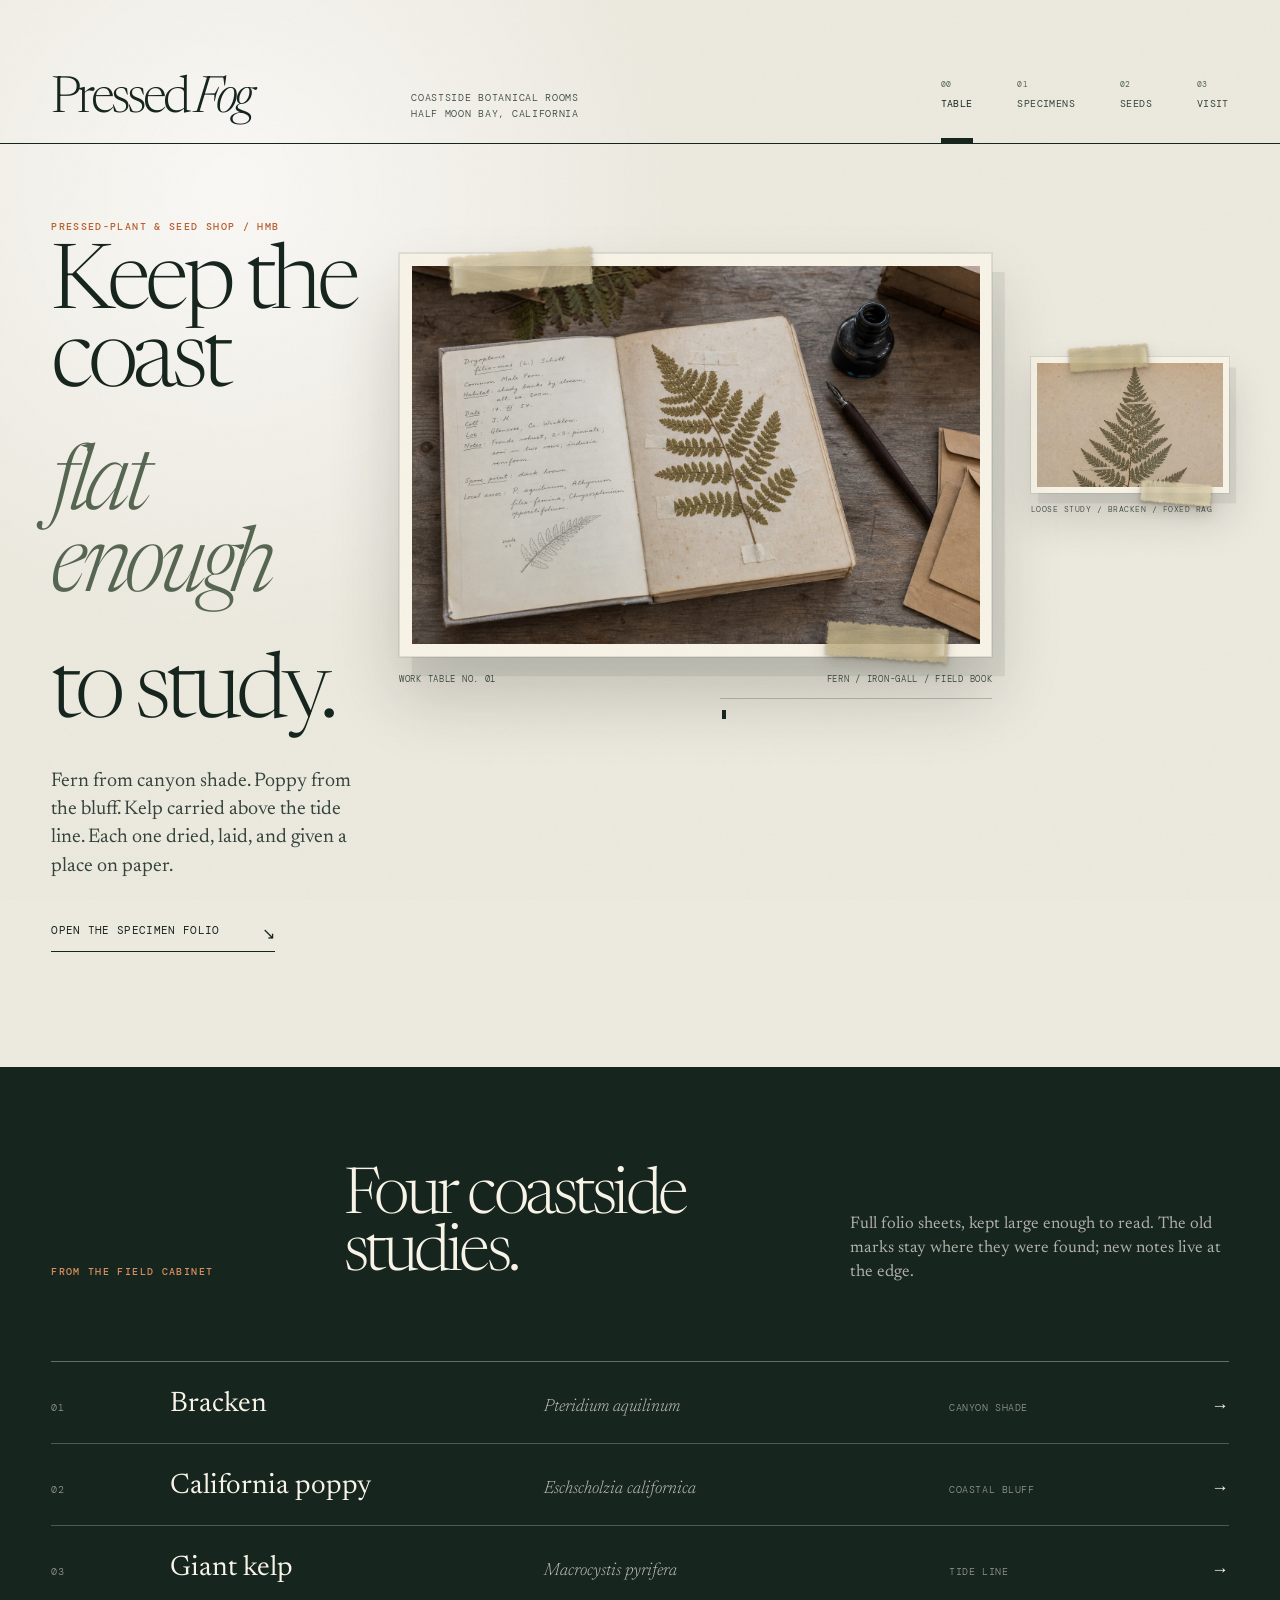
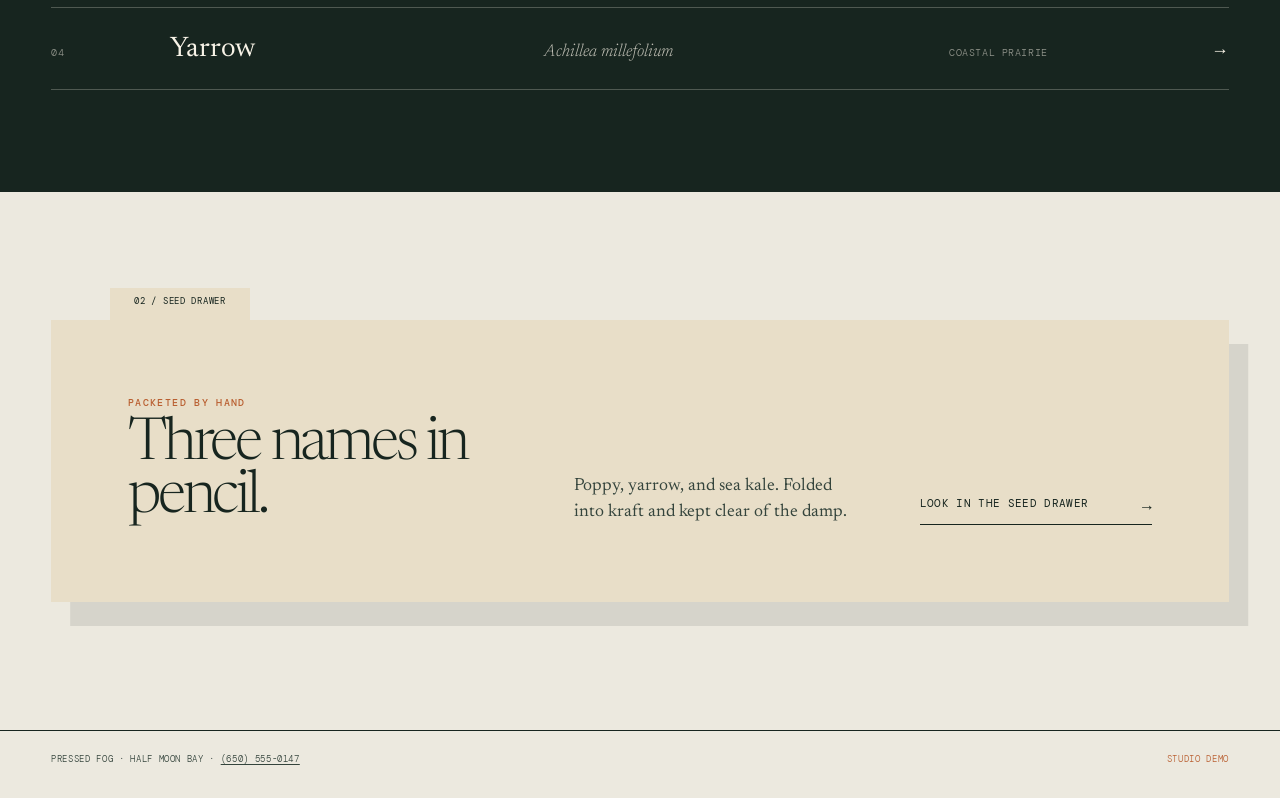
<file: index.html>
<!doctype html>
<html lang="en">
<head>
  <meta charset="utf-8">
  <meta name="viewport" content="width=device-width, initial-scale=1">
  <title>Pressed Fog — coastside specimens &amp; seed</title>
  <meta name="description" content="A fictional Half Moon Bay pressed-plant and seed shop. Coastside specimens, seed packets, rag paper, and slow ink.">
  <link rel="canonical" href="https://pressed.sidequestoperations.com/">
  <meta property="og:title" content="Pressed Fog — coastside specimens &amp; seed">
  <meta property="og:description" content="A botanist’s worktable in Half Moon Bay: pressed plants, coastside seed, rag paper, and slow ink.">
  <meta property="og:url" content="https://pressed.sidequestoperations.com/">
  <meta property="og:image" content="https://pressed.sidequestoperations.com/images/desk-notebook.jpg">
  <meta property="og:type" content="website">
  <meta property="og:locale" content="en_US">
  <meta name="twitter:card" content="summary_large_image">
  <link rel="icon" href="favicon.svg" type="image/svg+xml">
  <meta name="theme-color" content="#ece9df">
  <link rel="preconnect" href="https://fonts.googleapis.com">
  <link rel="preconnect" href="https://fonts.gstatic.com" crossorigin>
  <link href="https://fonts.googleapis.com/css2?family=DM+Mono:ital,wght@0,300;0,400;0,500;1,300&amp;family=Newsreader:ital,opsz,wght@0,6..72,300;0,6..72,400;0,6..72,500;1,6..72,300;1,6..72,400&amp;display=swap" rel="stylesheet">
  <link rel="stylesheet" href="styles.css">
</head>
<body class="home">
  <a class="skip-link" href="#main">Skip to the worktable</a>
  <header class="site-header">
    <a class="wordmark" href="index.html">
      <span>Pressed</span><span>Fog</span>
    </a>
    <p class="header-note">Coastside botanical rooms<br>Half Moon Bay, California</p>
    <nav class="site-nav" aria-label="Primary navigation">
      <a href="index.html" aria-current="page"><span>00</span>Table</a>
      <a href="specimens.html"><span>01</span>Specimens</a>
      <a href="seeds.html"><span>02</span>Seeds</a>
      <a href="visit.html"><span>03</span>Visit</a>
    </nav>
  </header>

  <main id="main">
    <section class="hero">
      <div class="hero-copy" data-reveal>
        <p class="eyebrow">Pressed-plant &amp; seed shop / HMB</p>
        <h1><span>Keep the coast</span><em>flat enough</em><span>to study.</span></h1>
        <p class="hero-deck">Fern from canyon shade. Poppy from the bluff. Kelp carried above the tide line. Each one dried, laid, and given a place on paper.</p>
        <a class="arrow-link" href="specimens.html">Open the specimen folio <span aria-hidden="true">↘</span></a>
      </div>

      <figure class="hero-table press-object" data-press>
        <div class="photo-mat">
          <img src="images/desk-notebook.jpg" width="1536" height="1024" alt="An open field notebook holding a pressed fern, with handwritten botanical notes, a dip pen, inkwell, and kraft envelopes on a worn worktable">
          <span class="tape-piece tape-01 tape-home-a" aria-hidden="true"></span>
          <span class="tape-piece tape-02 tape-home-b" aria-hidden="true"></span>
        </div>
        <figcaption><span>Work table no. 01</span><span>Fern / iron-gall / field book</span></figcaption>
        <p class="margin-note type-note">
          <span class="sr-only">The sheet is the work. Look before you lift it.</span>
          <span aria-hidden="true" data-type="The sheet is the work. Look before you lift it."></span>
        </p>
      </figure>

      <aside class="hero-specimen" aria-label="Loose fern study" data-reveal>
        <figure class="mini-folio press-object" data-press>
          <div class="mini-folio-paper">
            <img src="images/home-specimen.jpg" width="1404" height="936" alt="Close photograph of a real pressed bracken frond on foxed herbarium paper">
            <span class="tape-piece tape-02 tape-mini" aria-hidden="true"></span>
            <span class="tape-piece tape-03 tape-mini-second" aria-hidden="true"></span>
          </div>
          <figcaption>Loose study / bracken / foxed rag</figcaption>
        </figure>
      </aside>
    </section>

    <section class="cabinet" aria-labelledby="cabinet-title">
      <div class="section-heading" data-reveal>
        <p class="eyebrow">From the field cabinet</p>
        <h2 id="cabinet-title">Four coastside studies.</h2>
        <p>Full folio sheets, kept large enough to read. The old marks stay where they were found; new notes live at the edge.</p>
      </div>
      <ol class="cabinet-list">
        <li data-reveal>
          <a href="specimens.html#fern">
            <span class="cabinet-no">01</span>
            <span class="cabinet-name">Bracken</span>
            <i>Pteridium aquilinum</i>
            <span class="cabinet-place">Canyon shade</span>
            <span aria-hidden="true">→</span>
          </a>
        </li>
        <li data-reveal>
          <a href="specimens.html#poppy">
            <span class="cabinet-no">02</span>
            <span class="cabinet-name">California poppy</span>
            <i>Eschscholzia californica</i>
            <span class="cabinet-place">Coastal bluff</span>
            <span aria-hidden="true">→</span>
          </a>
        </li>
        <li data-reveal>
          <a href="specimens.html#kelp">
            <span class="cabinet-no">03</span>
            <span class="cabinet-name">Giant kelp</span>
            <i>Macrocystis pyrifera</i>
            <span class="cabinet-place">Tide line</span>
            <span aria-hidden="true">→</span>
          </a>
        </li>
        <li data-reveal>
          <a href="specimens.html#yarrow">
            <span class="cabinet-no">04</span>
            <span class="cabinet-name">Yarrow</span>
            <i>Achillea millefolium</i>
            <span class="cabinet-place">Coastal prairie</span>
            <span aria-hidden="true">→</span>
          </a>
        </li>
      </ol>
    </section>

    <section class="shop-drawer" data-reveal>
      <p class="drawer-tab">02 / seed drawer</p>
      <div>
        <p class="eyebrow">Packeted by hand</p>
        <h2>Three names in pencil.</h2>
      </div>
      <p>Poppy, yarrow, and sea kale. Folded into kraft and kept clear of the damp.</p>
      <a class="arrow-link" href="seeds.html">Look in the seed drawer <span aria-hidden="true">→</span></a>
    </section>
  </main>

  <footer class="site-footer">
    <p>Pressed Fog · Half Moon Bay · <a href="tel:+16505550147">(650) 555-0147</a></p>
    <p>Studio demo</p>
  </footer>
  <script src="site.js"></script>
</body>
</html>
</file>
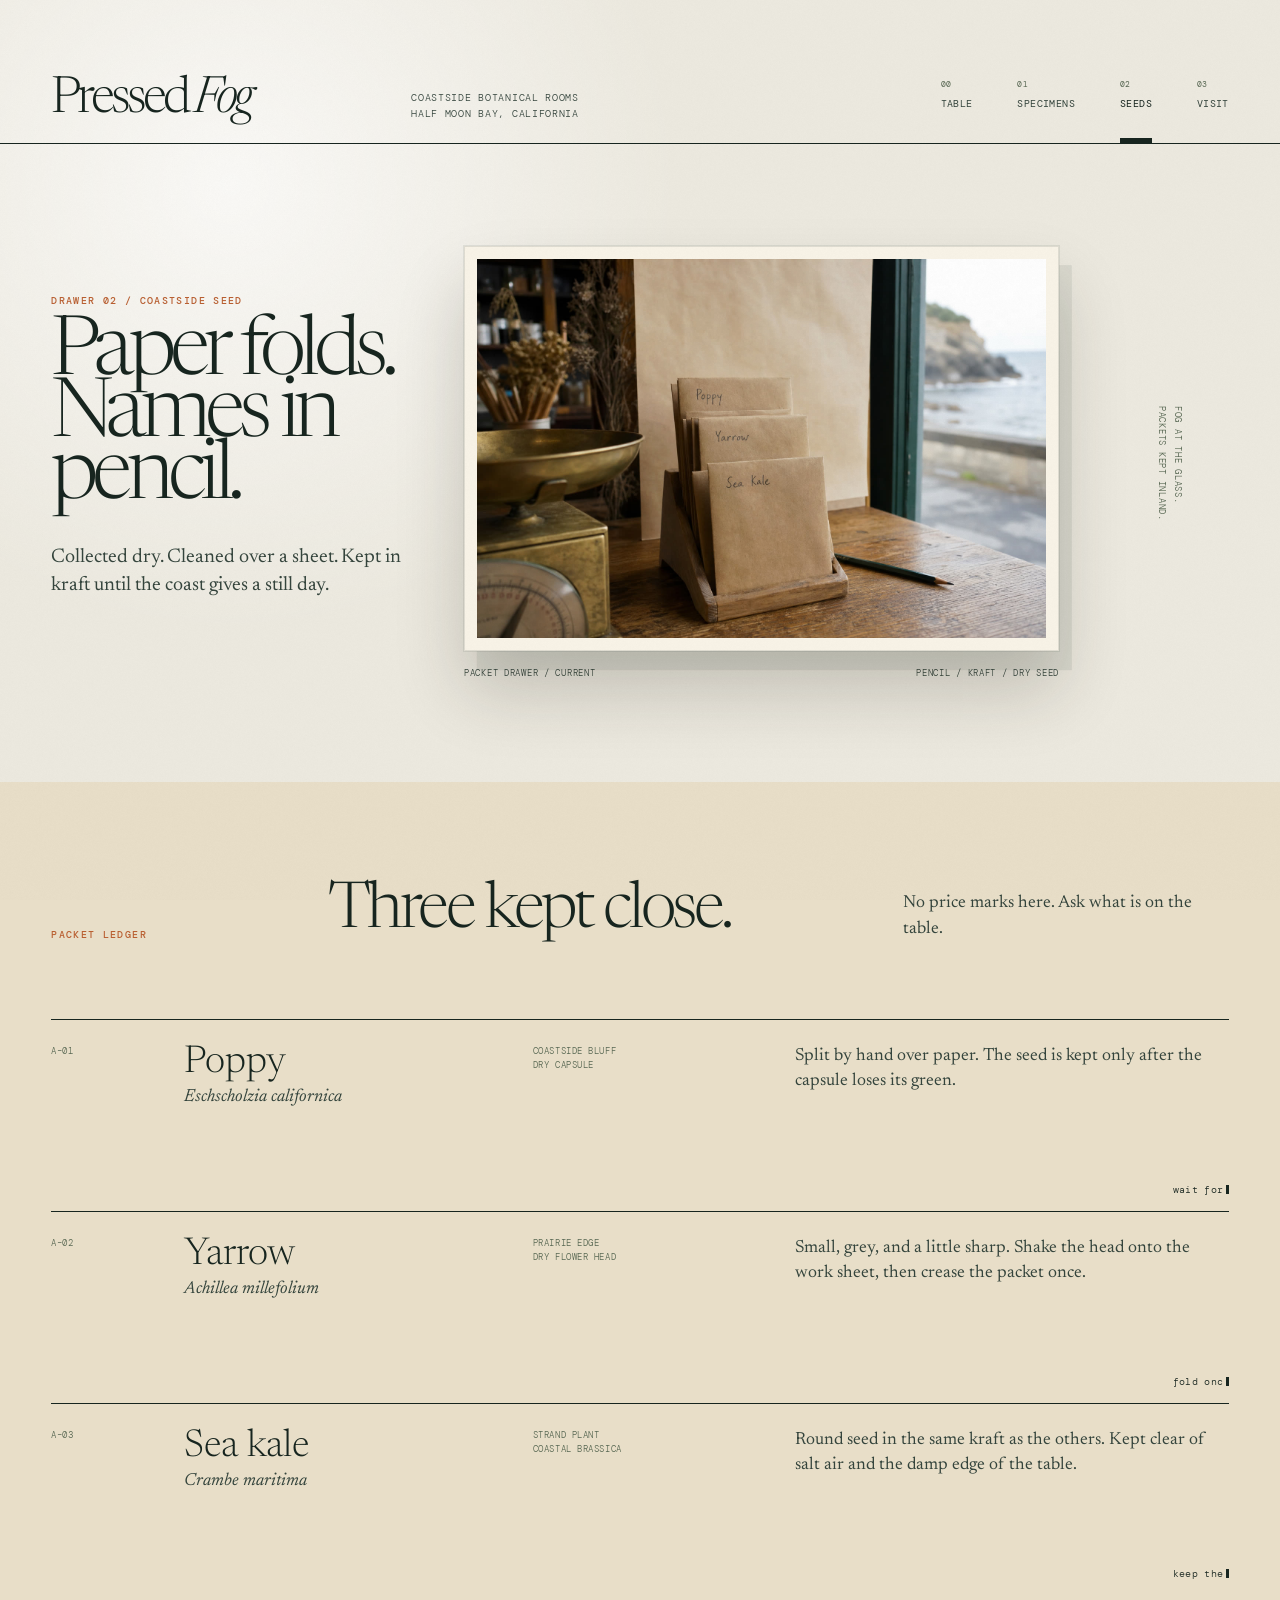
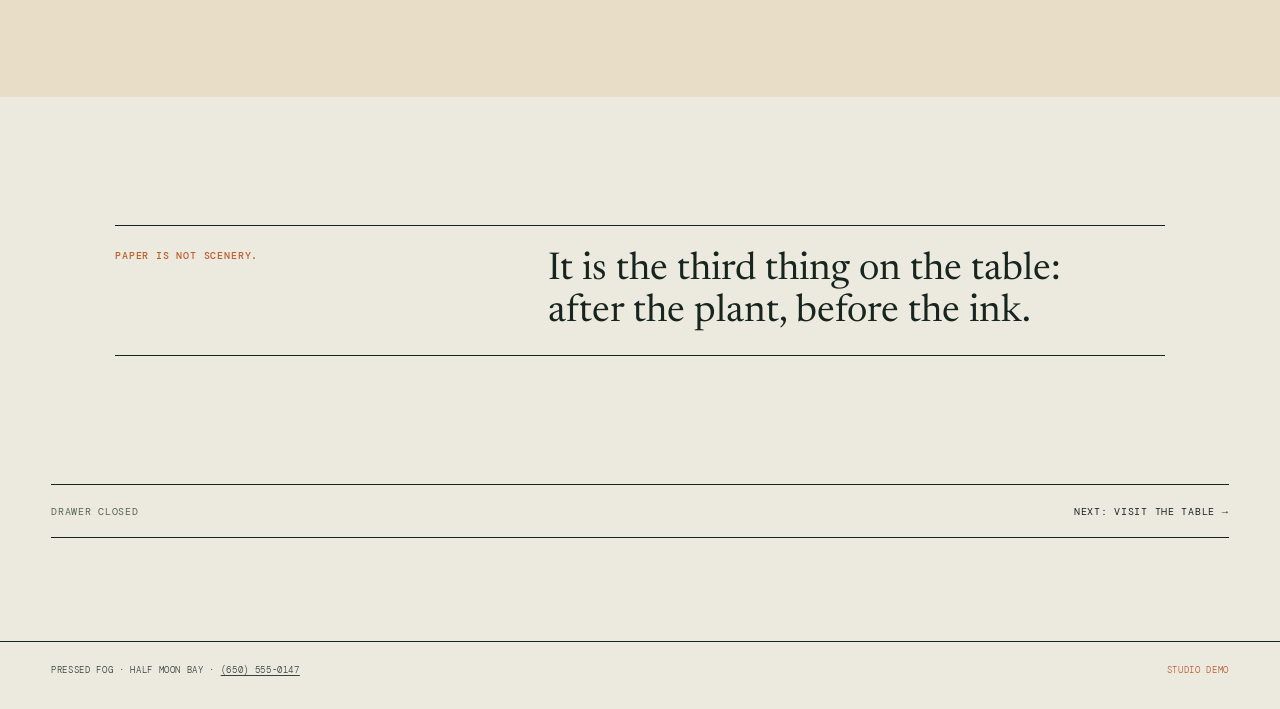
<file: seeds.html>
<!doctype html>
<html lang="en">
<head>
  <meta charset="utf-8">
  <meta name="viewport" content="width=device-width, initial-scale=1">
  <title>Seed drawer — Pressed Fog</title>
  <meta name="description" content="A coastside seed drawer: California poppy, yarrow, and sea kale folded into hand-labeled kraft packets.">
  <link rel="canonical" href="https://pressed.sidequestoperations.com/seeds.html">
  <meta property="og:title" content="Seed drawer — Pressed Fog">
  <meta property="og:description" content="Poppy, yarrow, and sea kale. Three names in pencil, folded into kraft.">
  <meta property="og:url" content="https://pressed.sidequestoperations.com/seeds.html">
  <meta property="og:image" content="https://pressed.sidequestoperations.com/images/seed-packets.jpg">
  <meta property="og:type" content="website">
  <meta property="og:locale" content="en_US">
  <meta name="twitter:card" content="summary_large_image">
  <link rel="icon" href="favicon.svg" type="image/svg+xml">
  <meta name="theme-color" content="#ece9df">
  <link rel="preconnect" href="https://fonts.googleapis.com">
  <link rel="preconnect" href="https://fonts.gstatic.com" crossorigin>
  <link href="https://fonts.googleapis.com/css2?family=DM+Mono:ital,wght@0,300;0,400;0,500;1,300&amp;family=Newsreader:ital,opsz,wght@0,6..72,300;0,6..72,400;0,6..72,500;1,6..72,300;1,6..72,400&amp;display=swap" rel="stylesheet">
  <link rel="stylesheet" href="styles.css">
</head>
<body class="seeds">
  <a class="skip-link" href="#main">Skip to the seed drawer</a>
  <header class="site-header">
    <a class="wordmark" href="index.html">
      <span>Pressed</span><span>Fog</span>
    </a>
    <p class="header-note">Coastside botanical rooms<br>Half Moon Bay, California</p>
    <nav class="site-nav" aria-label="Primary navigation">
      <a href="index.html"><span>00</span>Table</a>
      <a href="specimens.html"><span>01</span>Specimens</a>
      <a href="seeds.html" aria-current="page"><span>02</span>Seeds</a>
      <a href="visit.html"><span>03</span>Visit</a>
    </nav>
  </header>

  <main id="main">
    <section class="seed-hero">
      <header class="seed-title" data-reveal>
        <p class="eyebrow">Drawer 02 / coastside seed</p>
        <h1>Paper folds.<br>Names in pencil.</h1>
        <p>Collected dry. Cleaned over a sheet. Kept in kraft until the coast gives a still day.</p>
      </header>
      <figure class="seed-photo press-object" data-press>
        <div class="photo-mat">
          <img src="images/seed-packets.jpg" width="1536" height="1024" alt="Three brown seed packets labeled Poppy, Yarrow, and Sea Kale in a wooden rack beside a brass scale and a coast-facing window">
        </div>
        <figcaption><span>Packet drawer / current</span><span>Pencil / kraft / dry seed</span></figcaption>
      </figure>
      <p class="seed-side-note" data-reveal>Fog at the glass.<br>Packets kept inland.</p>
    </section>

    <section class="packet-ledger" aria-labelledby="packet-title">
      <header class="ledger-heading" data-reveal>
        <p class="eyebrow">Packet ledger</p>
        <h2 id="packet-title">Three kept close.</h2>
        <p>No price marks here. Ask what is on the table.</p>
      </header>

      <div class="packet-row" data-reveal>
        <p class="packet-number">A–01</p>
        <div class="packet-name">
          <h3>Poppy</h3>
          <i>Eschscholzia californica</i>
        </div>
        <p class="packet-origin">Coastside bluff<br>Dry capsule</p>
        <p class="packet-copy">Split by hand over paper. The seed is kept only after the capsule loses its green.</p>
        <p class="packet-type">
          <span class="sr-only">Wait for a still day.</span>
          <span aria-hidden="true" data-type="wait for a still day"></span>
        </p>
      </div>

      <div class="packet-row" data-reveal>
        <p class="packet-number">A–02</p>
        <div class="packet-name">
          <h3>Yarrow</h3>
          <i>Achillea millefolium</i>
        </div>
        <p class="packet-origin">Prairie edge<br>Dry flower head</p>
        <p class="packet-copy">Small, grey, and a little sharp. Shake the head onto the work sheet, then crease the packet once.</p>
        <p class="packet-type">
          <span class="sr-only">Fold once, label twice.</span>
          <span aria-hidden="true" data-type="fold once, label twice"></span>
        </p>
      </div>

      <div class="packet-row" data-reveal>
        <p class="packet-number">A–03</p>
        <div class="packet-name">
          <h3>Sea kale</h3>
          <i>Crambe maritima</i>
        </div>
        <p class="packet-origin">Strand plant<br>Coastal brassica</p>
        <p class="packet-copy">Round seed in the same kraft as the others. Kept clear of salt air and the damp edge of the table.</p>
        <p class="packet-type">
          <span class="sr-only">Keep the packet dry.</span>
          <span aria-hidden="true" data-type="keep the packet dry"></span>
        </p>
      </div>
    </section>

    <aside class="paper-rule" data-reveal>
      <p>Paper is not scenery.</p>
      <p>It is the third thing on the table: after the plant, before the ink.</p>
    </aside>

    <nav class="next-drawer" aria-label="Continue through the shop" data-reveal>
      <span>Drawer closed</span>
      <a href="visit.html">Next: visit the table <span aria-hidden="true">→</span></a>
    </nav>
  </main>

  <footer class="site-footer">
    <p>Pressed Fog · Half Moon Bay · <a href="tel:+16505550147">(650) 555-0147</a></p>
    <p>Studio demo</p>
  </footer>
  <script src="site.js"></script>
</body>
</html>
</file>
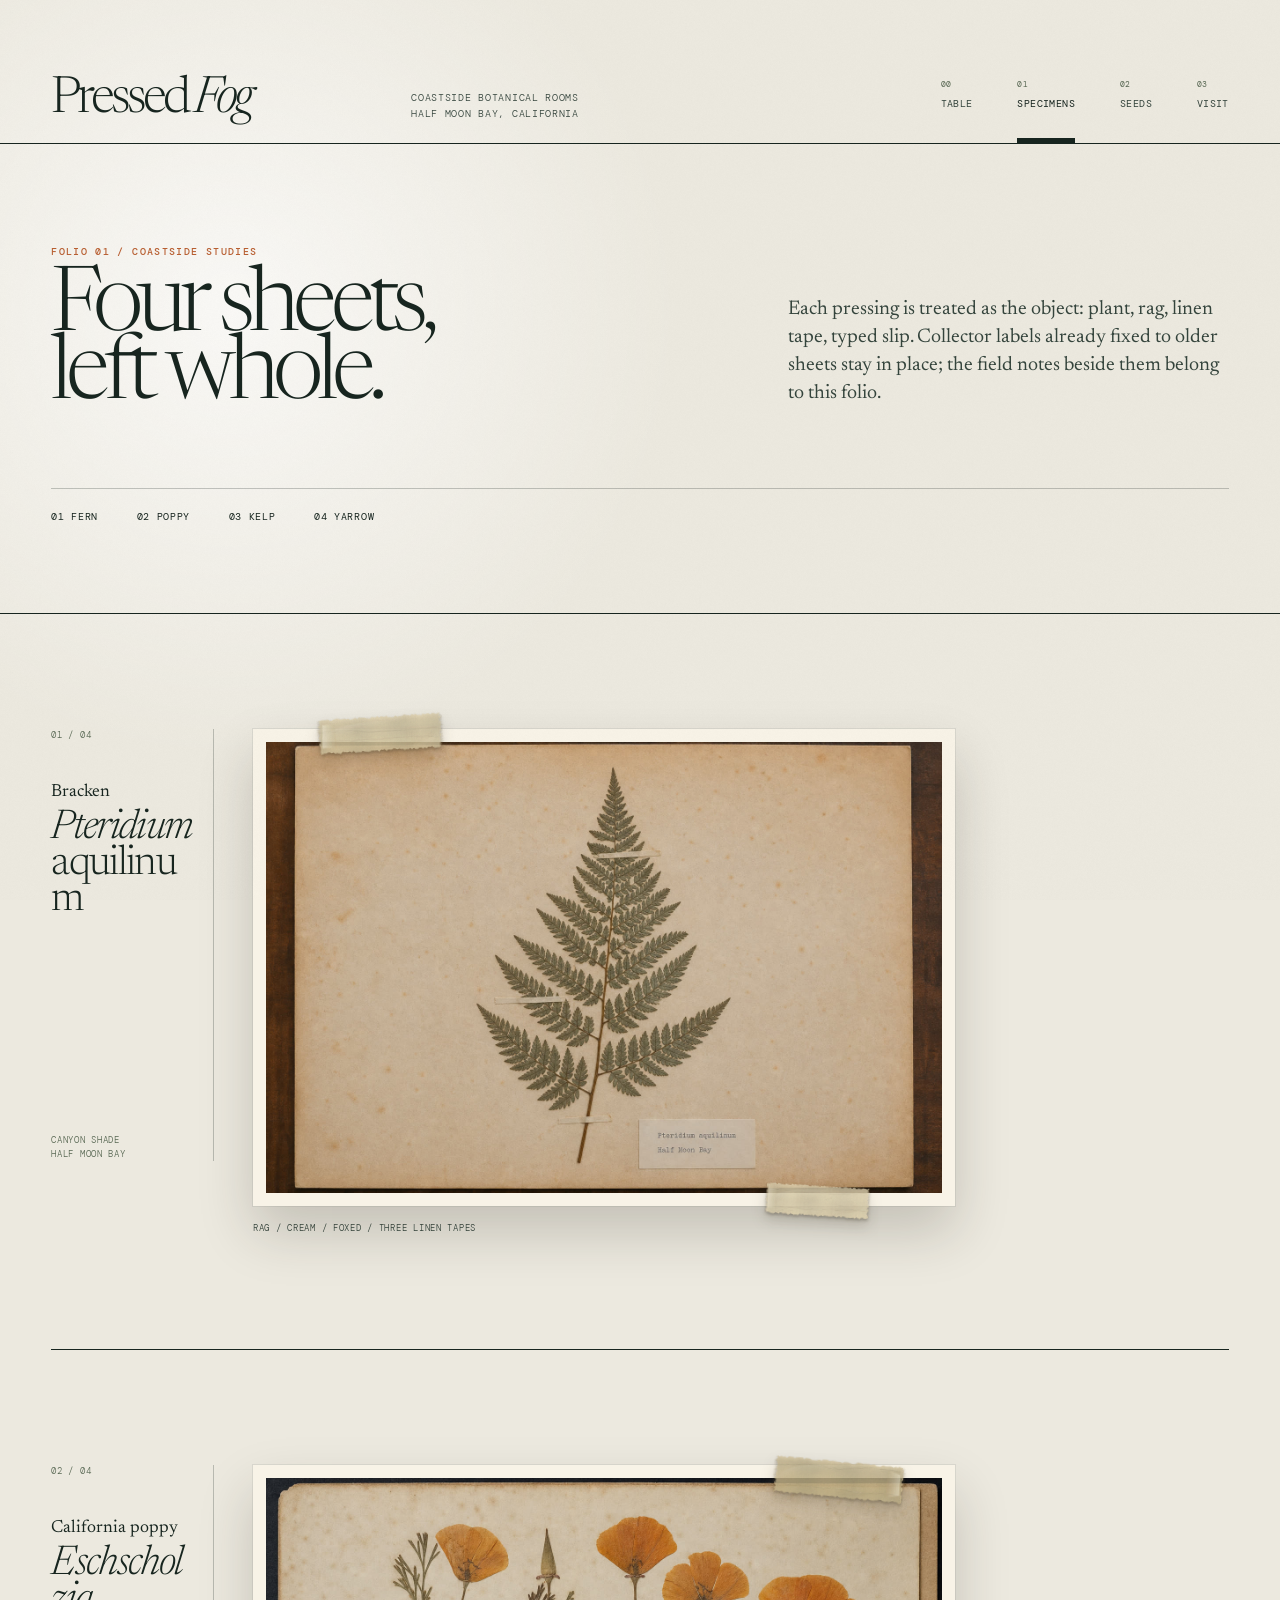
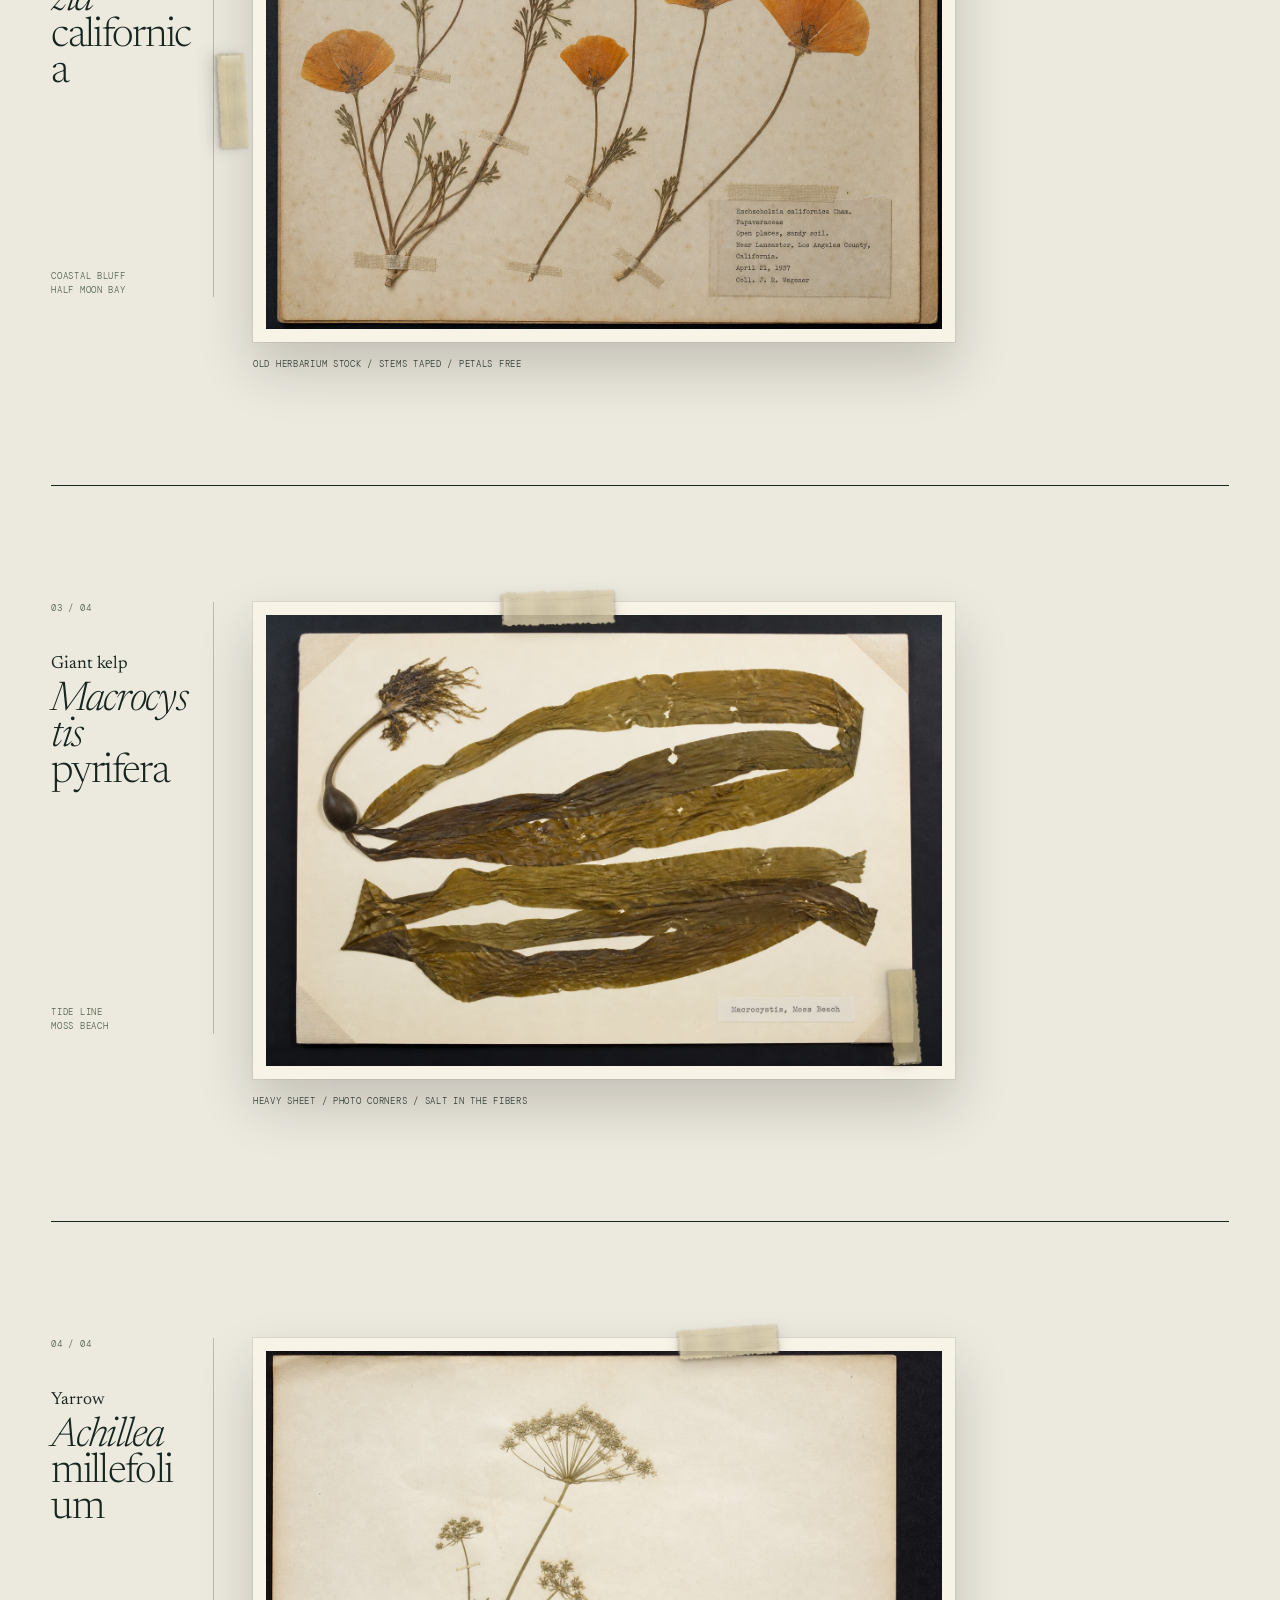
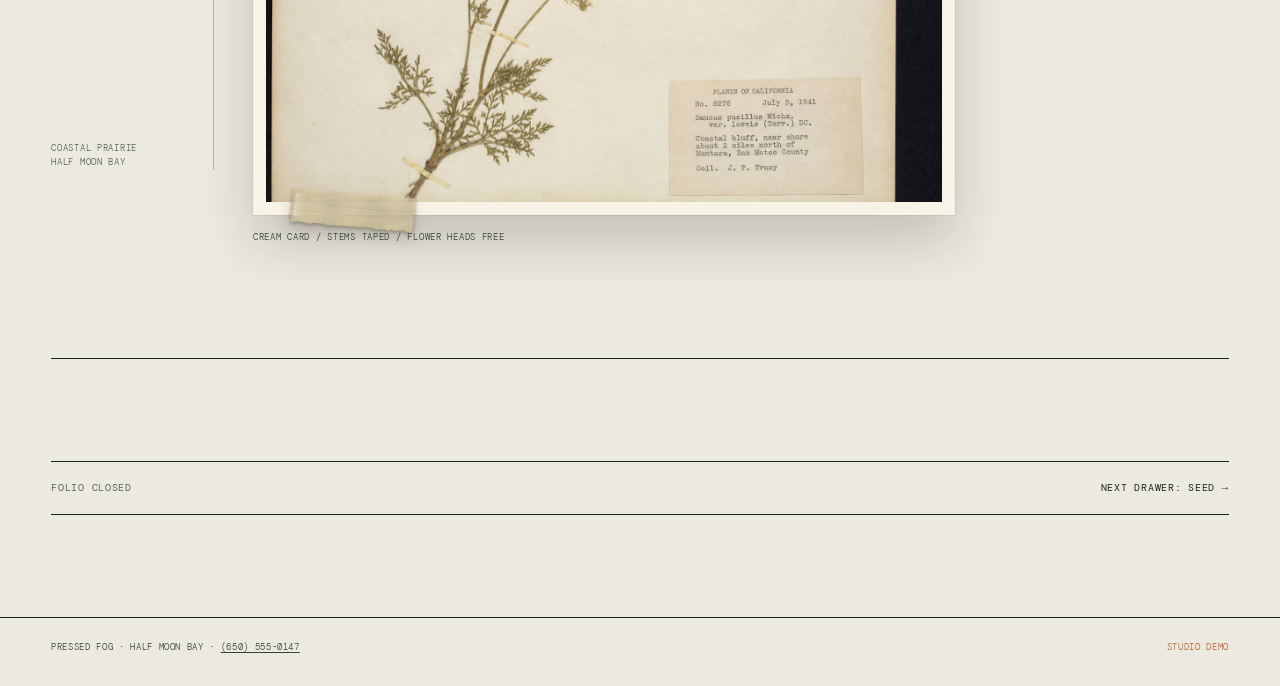
<file: specimens.html>
<!doctype html>
<html lang="en">
<head>
  <meta charset="utf-8">
  <meta name="viewport" content="width=device-width, initial-scale=1">
  <title>Specimen folio — Pressed Fog</title>
  <meta name="description" content="Four full herbarium sheets with field notes: bracken, California poppy, giant kelp, and yarrow.">
  <link rel="canonical" href="https://pressed.sidequestoperations.com/specimens.html">
  <meta property="og:title" content="Specimen folio — Pressed Fog">
  <meta property="og:description" content="Four coastside studies, kept full-sheet and annotated at the edge.">
  <meta property="og:url" content="https://pressed.sidequestoperations.com/specimens.html">
  <meta property="og:image" content="https://pressed.sidequestoperations.com/images/sheet-fern.jpg">
  <meta property="og:type" content="website">
  <meta property="og:locale" content="en_US">
  <meta name="twitter:card" content="summary_large_image">
  <link rel="icon" href="favicon.svg" type="image/svg+xml">
  <meta name="theme-color" content="#ece9df">
  <link rel="preconnect" href="https://fonts.googleapis.com">
  <link rel="preconnect" href="https://fonts.gstatic.com" crossorigin>
  <link href="https://fonts.googleapis.com/css2?family=DM+Mono:ital,wght@0,300;0,400;0,500;1,300&amp;family=Newsreader:ital,opsz,wght@0,6..72,300;0,6..72,400;0,6..72,500;1,6..72,300;1,6..72,400&amp;display=swap" rel="stylesheet">
  <link rel="stylesheet" href="styles.css">
</head>
<body class="specimens">
  <a class="skip-link" href="#main">Skip to the folio</a>
  <header class="site-header">
    <a class="wordmark" href="index.html">
      <span>Pressed</span><span>Fog</span>
    </a>
    <p class="header-note">Coastside botanical rooms<br>Half Moon Bay, California</p>
    <nav class="site-nav" aria-label="Primary navigation">
      <a href="index.html"><span>00</span>Table</a>
      <a href="specimens.html" aria-current="page"><span>01</span>Specimens</a>
      <a href="seeds.html"><span>02</span>Seeds</a>
      <a href="visit.html"><span>03</span>Visit</a>
    </nav>
  </header>

  <main id="main">
    <header class="page-intro specimen-intro">
      <div data-reveal>
        <p class="eyebrow">Folio 01 / coastside studies</p>
        <h1>Four sheets,<br>left whole.</h1>
      </div>
      <p class="intro-copy" data-reveal>Each pressing is treated as the object: plant, rag, linen tape, typed slip. Collector labels already fixed to older sheets stay in place; the field notes beside them belong to this folio.</p>
      <nav class="folio-nav" aria-label="Jump to a specimen" data-reveal>
        <a href="#fern">01 Fern</a>
        <a href="#poppy">02 Poppy</a>
        <a href="#kelp">03 Kelp</a>
        <a href="#yarrow">04 Yarrow</a>
      </nav>
    </header>

    <div class="folio-stack">
      <article class="specimen-sheet" id="fern">
        <div class="sheet-identity" data-reveal>
          <span class="sheet-count">01 / 04</span>
          <p>Bracken</p>
          <h2><i>Pteridium</i><br>aquilinum</h2>
          <span class="field-place">Canyon shade<br>Half Moon Bay</span>
        </div>
        <figure class="folio-image press-object" data-press>
          <div class="paper-edge">
            <img src="images/sheet-fern.jpg" width="1536" height="1024" alt="Full herbarium sheet with a single pressed bracken frond fixed to foxed cream paper with linen tapes and a small typed label">
            <span class="tape-piece tape-01 tape-fern-a" aria-hidden="true"></span>
            <span class="tape-piece tape-03 tape-fern-b" aria-hidden="true"></span>
          </div>
          <figcaption>Rag / cream / foxed / three linen tapes</figcaption>
        </figure>
        <div class="sheet-notes" data-reveal>
          <p class="note-label">Field breakdown</p>
          <dl>
            <dt>Latin</dt>
            <dd><i>Pteridium aquilinum</i> (L.) Kuhn</dd>
            <dt>Found</dt>
            <dd>Canyon shade, Half Moon Bay</dd>
            <dt>Method</dt>
            <dd>One frond, laid once. Leave the sheet under weight so the pinnae keep their plane.</dd>
          </dl>
        </div>
      </article>

      <article class="specimen-sheet" id="poppy">
        <div class="sheet-identity" data-reveal>
          <span class="sheet-count">02 / 04</span>
          <p>California poppy</p>
          <h2><i>Eschscholzia</i><br>californica</h2>
          <span class="field-place">Coastal bluff<br>Half Moon Bay</span>
        </div>
        <figure class="folio-image press-object" data-press>
          <div class="paper-edge">
            <img src="images/sheet-poppy.jpg" width="1536" height="1024" alt="Full aged herbarium sheet with several pressed California poppies, orange petals, fine leaves, linen tapes, and a typed collector label">
            <span class="tape-piece tape-02 tape-poppy-a" aria-hidden="true"></span>
            <span class="tape-piece tape-01 tape-poppy-b" aria-hidden="true"></span>
          </div>
          <figcaption>Old herbarium stock / stems taped / petals free</figcaption>
        </figure>
        <div class="sheet-notes" data-reveal>
          <p class="note-label">Field breakdown</p>
          <dl>
            <dt>Latin</dt>
            <dd><i>Eschscholzia californica</i> Cham.</dd>
            <dt>Found</dt>
            <dd>Coastside bluff, Half Moon Bay</dd>
            <dt>Method</dt>
            <dd>Press the same day or the orange goes dull. Tape the stems and leave the petals untouched.</dd>
          </dl>
        </div>
      </article>

      <article class="specimen-sheet" id="kelp">
        <div class="sheet-identity" data-reveal>
          <span class="sheet-count">03 / 04</span>
          <p>Giant kelp</p>
          <h2><i>Macrocystis</i><br>pyrifera</h2>
          <span class="field-place">Tide line<br>Moss Beach</span>
        </div>
        <figure class="folio-image press-object" data-press>
          <div class="paper-edge">
            <img src="images/sheet-kelp.jpg" width="1536" height="1024" alt="Full herbarium sheet with giant kelp blades folded across cream paper, a dark bladder, photo corners, and a typed Macrocystis label">
            <span class="tape-piece tape-03 tape-kelp-a" aria-hidden="true"></span>
            <span class="tape-piece tape-02 tape-kelp-b" aria-hidden="true"></span>
          </div>
          <figcaption>Heavy sheet / photo corners / salt in the fibers</figcaption>
        </figure>
        <div class="sheet-notes" data-reveal>
          <p class="note-label">Field breakdown</p>
          <dl>
            <dt>Latin</dt>
            <dd><i>Macrocystis pyrifera</i> (L.) C. Agardh</dd>
            <dt>Found</dt>
            <dd>Tide line, Moss Beach / Pillar Point</dd>
            <dt>Method</dt>
            <dd>Rinse once. Fold the blades to fit, then press under weight. The bladder keeps its dark.</dd>
          </dl>
        </div>
      </article>

      <article class="specimen-sheet" id="yarrow">
        <div class="sheet-identity" data-reveal>
          <span class="sheet-count">04 / 04</span>
          <p>Yarrow</p>
          <h2><i>Achillea</i><br>millefolium</h2>
          <span class="field-place">Coastal prairie<br>Half Moon Bay</span>
        </div>
        <figure class="folio-image press-object" data-press>
          <div class="paper-edge">
            <img src="images/sheet-yarrow.jpg" width="1536" height="1024" alt="Full cream herbarium sheet with a pressed pale umbel and finely divided leaves beside a historical California plant label">
            <span class="tape-piece tape-01 tape-yarrow-a" aria-hidden="true"></span>
            <span class="tape-piece tape-03 tape-yarrow-b" aria-hidden="true"></span>
          </div>
          <figcaption>Cream card / stems taped / flower heads free</figcaption>
        </figure>
        <div class="sheet-notes" data-reveal>
          <p class="note-label">Field breakdown</p>
          <dl>
            <dt>Latin</dt>
            <dd><i>Achillea millefolium</i> L.</dd>
            <dt>Found</dt>
            <dd>Coastal prairie, Half Moon Bay / Montara</dd>
            <dt>Method</dt>
            <dd>The umbels dry almost white. The feathery leaves take longer than the flower heads.</dd>
          </dl>
        </div>
      </article>
    </div>

    <nav class="next-drawer" aria-label="Continue through the shop" data-reveal>
      <span>Folio closed</span>
      <a href="seeds.html">Next drawer: seed <span aria-hidden="true">→</span></a>
    </nav>
  </main>

  <footer class="site-footer">
    <p>Pressed Fog · Half Moon Bay · <a href="tel:+16505550147">(650) 555-0147</a></p>
    <p>Studio demo</p>
  </footer>
  <script src="site.js"></script>
</body>
</html>
</file>
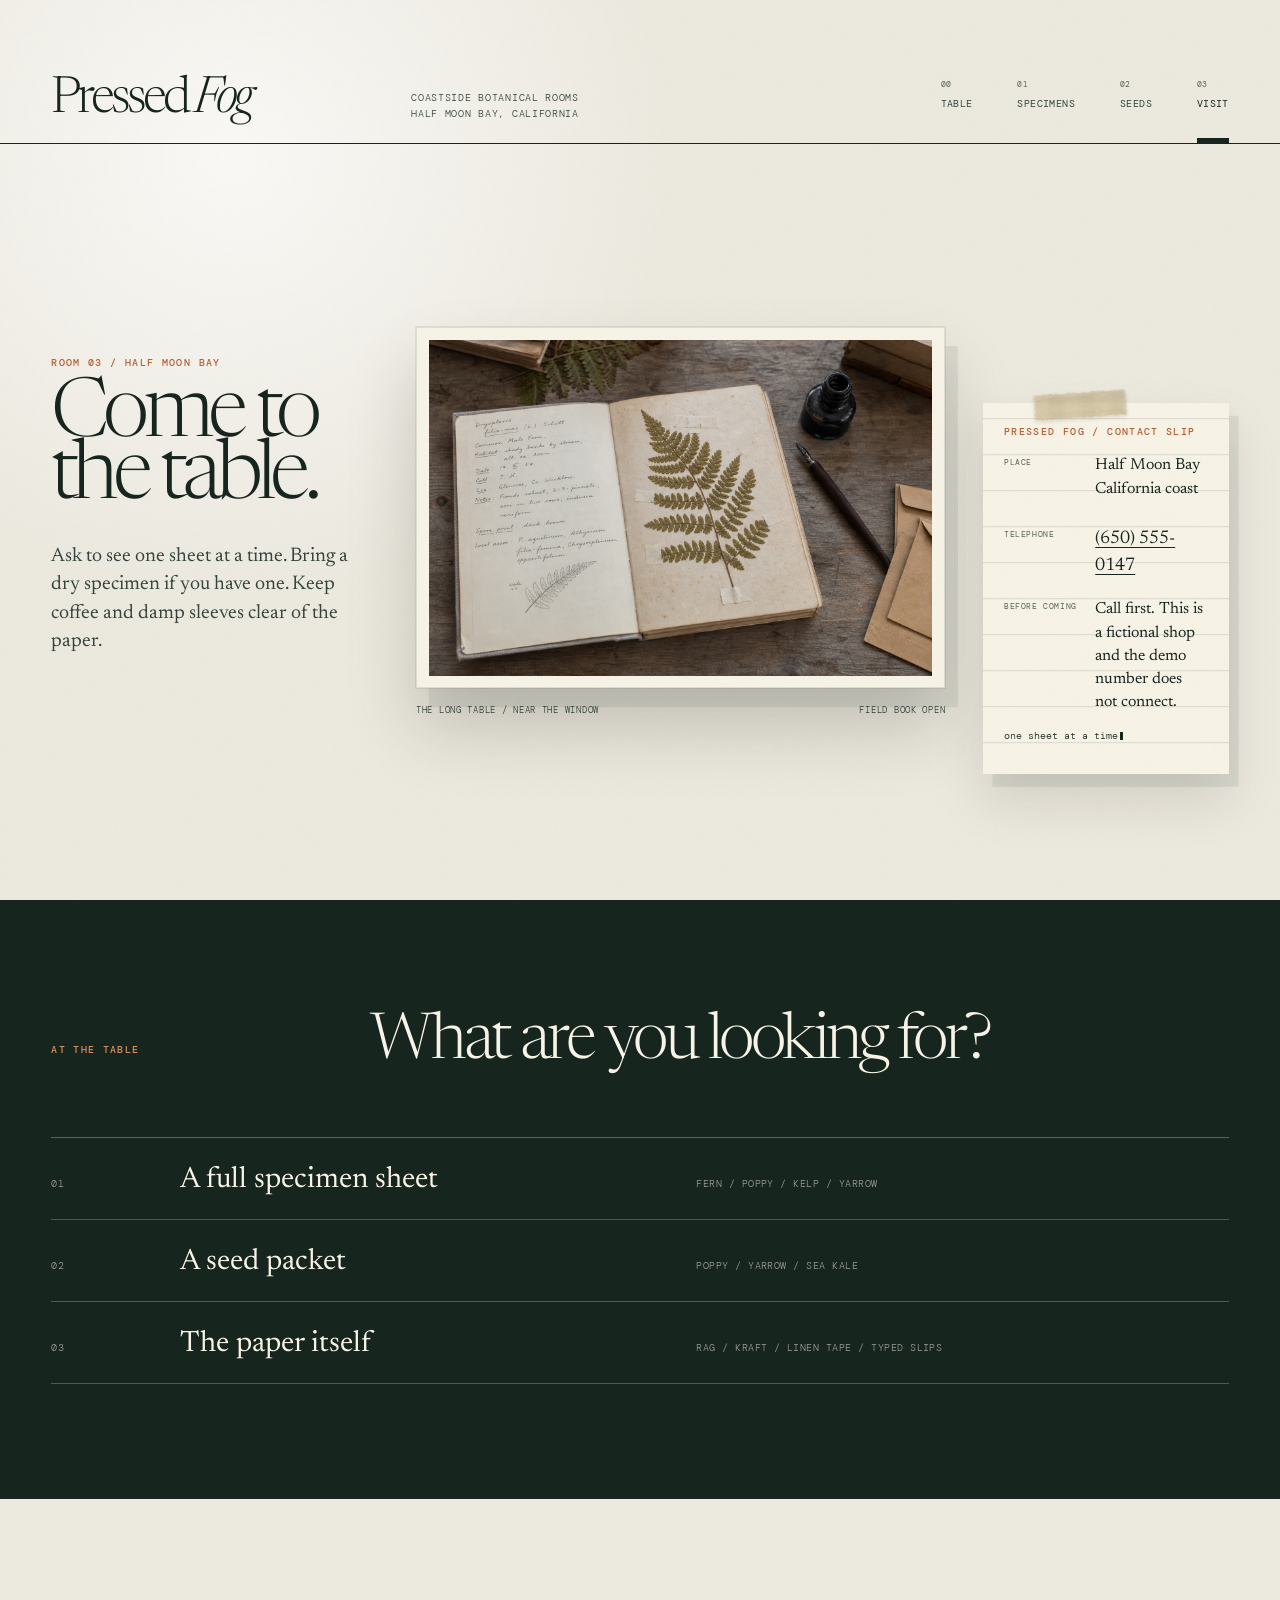
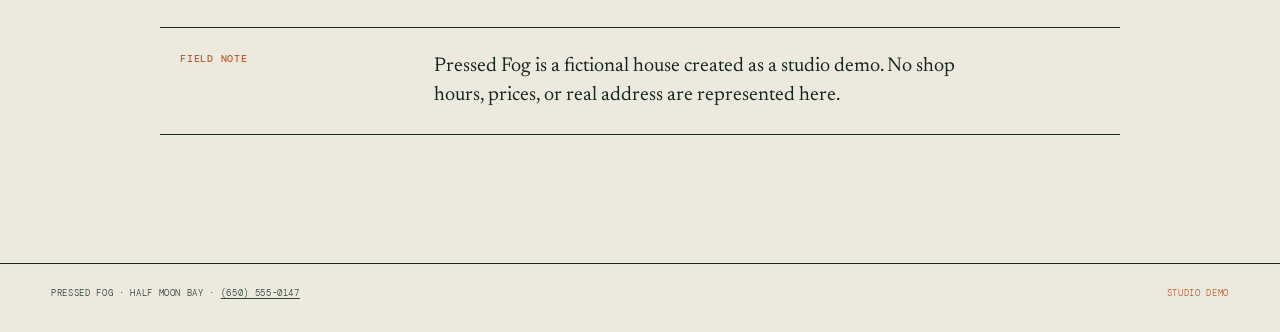
<file: visit.html>
<!doctype html>
<html lang="en">
<head>
  <meta charset="utf-8">
  <meta name="viewport" content="width=device-width, initial-scale=1">
  <title>Visit the table — Pressed Fog</title>
  <meta name="description" content="Visit the fictional Pressed Fog botanical shop in Half Moon Bay or call the studio demo number, (650) 555-0147.">
  <link rel="canonical" href="https://pressed.sidequestoperations.com/visit.html">
  <meta property="og:title" content="Visit the table — Pressed Fog">
  <meta property="og:description" content="A Half Moon Bay table for full specimen sheets, coastside seed, paper, and slow ink.">
  <meta property="og:url" content="https://pressed.sidequestoperations.com/visit.html">
  <meta property="og:image" content="https://pressed.sidequestoperations.com/images/desk-notebook.jpg">
  <meta property="og:type" content="website">
  <meta property="og:locale" content="en_US">
  <meta name="twitter:card" content="summary_large_image">
  <link rel="icon" href="favicon.svg" type="image/svg+xml">
  <meta name="theme-color" content="#ece9df">
  <link rel="preconnect" href="https://fonts.googleapis.com">
  <link rel="preconnect" href="https://fonts.gstatic.com" crossorigin>
  <link href="https://fonts.googleapis.com/css2?family=DM+Mono:ital,wght@0,300;0,400;0,500;1,300&amp;family=Newsreader:ital,opsz,wght@0,6..72,300;0,6..72,400;0,6..72,500;1,6..72,300;1,6..72,400&amp;display=swap" rel="stylesheet">
  <link rel="stylesheet" href="styles.css">
</head>
<body class="visit">
  <a class="skip-link" href="#main">Skip to visit details</a>
  <header class="site-header">
    <a class="wordmark" href="index.html">
      <span>Pressed</span><span>Fog</span>
    </a>
    <p class="header-note">Coastside botanical rooms<br>Half Moon Bay, California</p>
    <nav class="site-nav" aria-label="Primary navigation">
      <a href="index.html"><span>00</span>Table</a>
      <a href="specimens.html"><span>01</span>Specimens</a>
      <a href="seeds.html"><span>02</span>Seeds</a>
      <a href="visit.html" aria-current="page"><span>03</span>Visit</a>
    </nav>
  </header>

  <main id="main">
    <section class="visit-layout">
      <header class="visit-title" data-reveal>
        <p class="eyebrow">Room 03 / Half Moon Bay</p>
        <h1>Come to<br>the table.</h1>
        <p>Ask to see one sheet at a time. Bring a dry specimen if you have one. Keep coffee and damp sleeves clear of the paper.</p>
      </header>

      <figure class="visit-image press-object" data-press>
        <div class="photo-mat">
          <img src="images/desk-notebook.jpg" width="1536" height="1024" alt="A worn botanical worktable with an open notebook, pressed fern, handwritten field notes, ink bottle, pen, and kraft envelopes">
        </div>
        <figcaption><span>The long table / near the window</span><span>Field book open</span></figcaption>
      </figure>

      <aside class="visit-slip" data-reveal>
        <p class="slip-top">Pressed Fog / contact slip</p>
        <div class="visit-detail">
          <span>Place</span>
          <p>Half Moon Bay<br>California coast</p>
        </div>
        <div class="visit-detail">
          <span>Telephone</span>
          <p><a href="tel:+16505550147">(650) 555-0147</a></p>
        </div>
        <div class="visit-detail">
          <span>Before coming</span>
          <p>Call first. This is a fictional shop and the demo number does not connect.</p>
        </div>
        <p class="type-note visit-type">
          <span class="sr-only">One sheet at a time.</span>
          <span aria-hidden="true" data-type="one sheet at a time"></span>
        </p>
      </aside>
    </section>

    <section class="looking-list" aria-labelledby="looking-title">
      <div data-reveal>
        <p class="eyebrow">At the table</p>
        <h2 id="looking-title">What are you looking for?</h2>
      </div>
      <ul>
        <li data-reveal><span>01</span><a href="specimens.html">A full specimen sheet</a><i>Fern / poppy / kelp / yarrow</i></li>
        <li data-reveal><span>02</span><a href="seeds.html">A seed packet</a><i>Poppy / yarrow / sea kale</i></li>
        <li data-reveal><span>03</span><span>The paper itself</span><i>Rag / kraft / linen tape / typed slips</i></li>
      </ul>
    </section>

    <aside class="demo-note" data-reveal>
      <span>Field note</span>
      <p>Pressed Fog is a fictional house created as a studio demo. No shop hours, prices, or real address are represented here.</p>
    </aside>
  </main>

  <footer class="site-footer">
    <p>Pressed Fog · Half Moon Bay · <a href="tel:+16505550147">(650) 555-0147</a></p>
    <p>Studio demo</p>
  </footer>
  <script src="site.js"></script>
</body>
</html>
</file>
<file: styles.css>
/* Pressed Fog — an open field cabinet in paper, ink, and coast light. */
:root {
  --fog: #ece9df;
  --fog-light: #f4f1e8;
  --paper: #f8f3e7;
  --paper-aged: #e8dec8;
  --kraft: #bca27a;
  --ink: #17251f;
  --ink-soft: #34443c;
  --lichen: #566651;
  --poppy: #b95f31;
  --rule: rgba(23, 37, 31, 0.24);
  --rule-light: rgba(23, 37, 31, 0.13);
  --shadow: rgba(39, 34, 24, 0.2);
  --serif: "Newsreader", "Iowan Old Style", "Palatino Linotype", Georgia, serif;
  --mono: "DM Mono", "SFMono-Regular", Consolas, monospace;
}

*,
*::before,
*::after {
  box-sizing: border-box;
}

html {
  scroll-behavior: smooth;
}

body {
  margin: 0;
  min-width: 320px;
  color: var(--ink);
  background:
    radial-gradient(circle at 18% 8%, rgba(255, 255, 255, 0.72), transparent 28rem),
    var(--fog);
  font-family: var(--serif);
  font-size: 1.1rem;
  line-height: 1.45;
  overflow-x: hidden;
}

body::before {
  content: "";
  position: fixed;
  inset: 0;
  z-index: 10;
  pointer-events: none;
  opacity: 0.075;
  background: url("images/paper-grain.jpg") repeat;
  background-size: 220px 220px;
  mix-blend-mode: multiply;
}

img {
  display: block;
  max-width: 100%;
  height: auto;
}

figure,
h1,
h2,
h3,
p {
  margin-top: 0;
}

a {
  color: inherit;
  text-underline-offset: 0.2em;
  text-decoration-thickness: 1px;
}

a:hover {
  color: var(--poppy);
}

::selection {
  color: var(--paper);
  background: var(--lichen);
}

.sr-only {
  position: absolute;
  width: 1px;
  height: 1px;
  padding: 0;
  margin: -1px;
  overflow: hidden;
  clip: rect(0, 0, 0, 0);
  white-space: nowrap;
  border: 0;
}

.skip-link {
  position: fixed;
  top: 0.5rem;
  left: 0.5rem;
  z-index: 100;
  padding: 0.7rem 0.9rem;
  font: 0.7rem/1 var(--mono);
  text-transform: uppercase;
  letter-spacing: 0.08em;
  color: var(--paper);
  background: var(--ink);
  transform: translateY(-180%);
}

.skip-link:focus {
  transform: none;
}

.site-header {
  position: relative;
  z-index: 5;
  display: grid;
  grid-template-columns: 1.1fr 0.8fr 2fr;
  gap: clamp(2rem, 5vw, 6rem);
  align-items: end;
  min-height: 9rem;
  padding: 1.5rem clamp(1.25rem, 4vw, 4.75rem) 1.35rem;
  border-bottom: 1px solid var(--ink);
}

.wordmark {
  display: flex;
  align-items: baseline;
  gap: 0.13em;
  width: max-content;
  color: var(--ink);
  font-size: clamp(2rem, 4vw, 4.25rem);
  font-weight: 300;
  line-height: 0.78;
  letter-spacing: -0.075em;
  text-decoration: none;
}

.wordmark span:last-child {
  font-style: italic;
}

.wordmark:hover {
  color: var(--ink);
}

.header-note {
  margin: 0;
  color: var(--ink-soft);
  font: 300 0.63rem/1.55 var(--mono);
  letter-spacing: 0.07em;
  text-transform: uppercase;
}

.site-nav {
  display: flex;
  justify-content: flex-end;
  gap: clamp(1.5rem, 3.5vw, 3.8rem);
}

.site-nav a {
  position: relative;
  display: flex;
  min-height: 2.5rem;
  padding: 1.1rem 0 0;
  color: var(--ink-soft);
  font: 400 0.64rem/1 var(--mono);
  letter-spacing: 0.04em;
  text-decoration: none;
  text-transform: uppercase;
}

.site-nav a span {
  position: absolute;
  top: 0;
  color: var(--lichen);
  font-size: 0.52rem;
}

.site-nav a::after {
  content: "";
  position: absolute;
  right: 0;
  bottom: -1.4rem;
  left: 0;
  height: 0.35rem;
  background: var(--ink);
  transform: scaleY(0);
  transform-origin: top;
  transition: transform 220ms ease;
}

.site-nav a:hover,
.site-nav a[aria-current="page"] {
  color: var(--ink);
}

.site-nav a:hover::after,
.site-nav a[aria-current="page"]::after {
  transform: scaleY(1);
}

.eyebrow,
.note-label,
.slip-top {
  margin-bottom: 1rem;
  color: var(--poppy);
  font: 500 0.61rem/1.3 var(--mono);
  letter-spacing: 0.14em;
  text-transform: uppercase;
}

.arrow-link {
  display: inline-flex;
  justify-content: space-between;
  gap: 2rem;
  min-width: 14rem;
  padding: 0.75rem 0 0.5rem;
  border-bottom: 1px solid var(--ink);
  font: 400 0.68rem/1.2 var(--mono);
  letter-spacing: 0.03em;
  text-decoration: none;
  text-transform: uppercase;
}

.arrow-link span {
  font-size: 1rem;
  transition: transform 180ms ease;
}

.arrow-link:hover span {
  transform: translate(0.2rem, 0.15rem);
}

/* Home / the worktable */
.hero {
  position: relative;
  display: grid;
  grid-template-columns: minmax(17rem, 0.72fr) minmax(30rem, 1.38fr) minmax(10rem, 0.46fr);
  gap: clamp(1.25rem, 3vw, 3.6rem);
  align-items: start;
  min-height: calc(100vh - 9rem);
  padding: clamp(3rem, 6vw, 7rem) clamp(1.25rem, 4vw, 4.75rem) clamp(5rem, 9vw, 9rem);
}

.hero::after {
  content: none;
}

.hero-copy {
  position: relative;
  z-index: 2;
}

.hero h1,
.page-intro h1,
.seed-title h1,
.visit-title h1 {
  margin: 0 0 2rem;
  font-size: clamp(3.9rem, 7vw, 8.3rem);
  font-weight: 300;
  line-height: 0.76;
  letter-spacing: -0.07em;
}

.hero h1 {
  line-height: 0.86;
  letter-spacing: -0.06em;
}

.hero h1 > span,
.hero h1 > em {
  display: block;
}

.hero h1 > em {
  margin: 0.48em 0 0.52em;
  line-height: 0.92;
}

.hero h1 em,
.page-intro h1 em {
  color: var(--lichen);
  font-weight: 300;
}

.hero-deck,
.intro-copy,
.seed-title > p:last-child,
.visit-title > p:last-child {
  max-width: 31rem;
  margin-bottom: 2rem;
  color: var(--ink-soft);
  font-size: clamp(1.12rem, 1.55vw, 1.45rem);
  line-height: 1.42;
}

.hero-table {
  position: relative;
  z-index: 1;
  margin: 2rem 0 0;
}

.photo-mat {
  position: relative;
  padding: clamp(0.45rem, 1vw, 0.85rem);
  background: var(--paper);
  box-shadow:
    0 0 0 1px rgba(23, 37, 31, 0.08),
    0.8rem 1.2rem 0 rgba(23, 37, 31, 0.08),
    0 2.5rem 4rem var(--shadow);
}

.photo-mat::after {
  content: "";
  position: absolute;
  inset: 0;
  pointer-events: none;
  box-shadow: inset 0 0 0 1px rgba(23, 37, 31, 0.11);
}

.photo-mat img {
  width: 100%;
}

/* Hand-drawn translucent linen tape: three distinct tears, fibers, and wrinkles. */
.tape-piece {
  --tape-angle: 0deg;
  --tape-delay: 820ms;
  --tape-opacity: 0.98;
  position: absolute;
  z-index: 8;
  display: block;
  width: 7.4rem;
  height: 2.5rem;
  pointer-events: none;
  background-repeat: no-repeat;
  background-position: center;
  background-size: 100% 100%;
  filter:
    drop-shadow(0 0.18rem 0.1rem rgba(51, 42, 26, 0.42))
    drop-shadow(0 0.48rem 0.42rem rgba(51, 42, 26, 0.2));
  mix-blend-mode: normal;
  opacity: var(--tape-opacity);
  transform: rotate(var(--tape-angle));
  transform-origin: 12% 50%;
  will-change: transform, filter, opacity;
}

.tape-piece::before {
  content: "";
  position: absolute;
  z-index: 2;
  top: 17%;
  left: 1.5%;
  width: 14%;
  height: 66%;
  background: linear-gradient(90deg, rgba(255, 251, 234, 0.6), rgba(187, 166, 117, 0.22));
  clip-path: polygon(5% 2%, 94% 8%, 100% 92%, 0 98%);
  box-shadow: -0.14rem 0.15rem 0.12rem rgba(61, 49, 29, 0.24);
  opacity: 0.72;
  transform: perspective(2rem) rotateY(-22deg);
  transform-origin: right center;
}

.tape-piece::after {
  content: "";
  position: absolute;
  inset: 20% 7% 15%;
  background: linear-gradient(168deg, rgba(255, 255, 255, 0.28), transparent 32% 67%, rgba(92, 72, 42, 0.12));
  border-radius: 50%;
  opacity: 0.55;
}

.tape-02::before {
  right: 1.5%;
  left: auto;
  background: linear-gradient(270deg, rgba(255, 251, 234, 0.55), rgba(172, 149, 101, 0.2));
  box-shadow: 0.14rem 0.14rem 0.12rem rgba(61, 49, 29, 0.22);
  transform: perspective(2rem) rotateY(21deg);
  transform-origin: left center;
}

.tape-03::before {
  top: 21%;
  left: 3%;
  width: 9%;
  height: 58%;
  opacity: 0.48;
  transform: perspective(2rem) rotateY(-13deg);
}

.tape-01 {
  background-image: url("images/tape-linen-01.png");
}

.tape-02 {
  background-image: url("images/tape-linen-02.png");
}

.tape-03 {
  background-image: url("images/tape-linen-03.png");
}

.tape-home-a {
  --tape-angle: -4.5deg;
  --tape-delay: 760ms;
  top: -0.12rem;
  left: 8%;
  width: 9.4rem;
  height: 3rem;
}

.tape-home-b {
  --tape-angle: 4deg;
  --tape-delay: 980ms;
  right: 7%;
  bottom: -0.18rem;
  width: 8rem;
  height: 2.7rem;
}

.tape-fern-a {
  --tape-angle: -3.5deg;
  --tape-delay: 720ms;
  top: -0.9rem;
  left: 9%;
  width: 8rem;
  height: 2.7rem;
}

.tape-fern-b {
  --tape-angle: 3.8deg;
  --tape-delay: 980ms;
  right: 12%;
  bottom: -0.75rem;
  width: 6.7rem;
  height: 2.4rem;
}

.tape-poppy-a {
  --tape-angle: 5.5deg;
  --tape-delay: 700ms;
  top: -0.8rem;
  right: 7%;
  width: 8.4rem;
  height: 2.8rem;
}

.tape-poppy-b {
  --tape-angle: 87deg;
  --tape-delay: 1030ms;
  top: 38%;
  left: -2.1rem;
  width: 6.2rem;
  height: 2.2rem;
  --tape-opacity: 0.92;
}

.tape-kelp-a {
  --tape-angle: -1.5deg;
  --tape-delay: 740ms;
  top: -0.85rem;
  left: 35%;
  width: 7.4rem;
  height: 2.6rem;
}

.tape-kelp-b {
  --tape-angle: 86deg;
  --tape-delay: 1010ms;
  right: -2.1rem;
  bottom: 17%;
  width: 6.2rem;
  height: 2.2rem;
}

.tape-yarrow-a {
  --tape-angle: 5deg;
  --tape-delay: 730ms;
  bottom: -0.8rem;
  left: 5%;
  width: 8.1rem;
  height: 2.7rem;
}

.tape-yarrow-b {
  --tape-angle: -4deg;
  --tape-delay: 970ms;
  top: -0.75rem;
  right: 25%;
  width: 6.5rem;
  height: 2.3rem;
}

.hero-table figcaption,
.seed-photo figcaption,
.visit-image figcaption,
.folio-image figcaption {
  display: flex;
  justify-content: space-between;
  gap: 1rem;
  margin-top: 1rem;
  color: var(--ink-soft);
  font: 300 0.56rem/1.35 var(--mono);
  letter-spacing: 0.08em;
  text-transform: uppercase;
}

.margin-note {
  position: relative;
  width: min(100%, 17rem);
  min-height: 2rem;
  margin: 0.8rem 0 0 auto;
  padding: 0.55rem 0 0;
  border-top: 1px solid var(--rule);
  color: var(--ink);
  background: transparent;
  box-shadow: none;
  font: 300 0.6rem/1.4 var(--mono);
}

.type-note [data-type]::after,
.packet-type [data-type]::after {
  content: "";
  display: inline-block;
  width: 0.55ch;
  height: 0.9em;
  margin-left: 0.12rem;
  vertical-align: -0.08em;
  background: var(--ink);
  animation: cursor-blink 1s steps(1) infinite;
}

@keyframes cursor-blink {
  50% { opacity: 0; }
}

.hero-specimen {
  position: relative;
  min-height: 28rem;
}

.mini-folio {
  align-self: start;
  width: 100%;
  margin: 8.5rem 0 0;
}

.js .mini-folio.is-pressed {
  animation-delay: 320ms;
}

.mini-folio-paper {
  position: relative;
  padding: 0.38rem;
  background: var(--paper);
  box-shadow:
    0 0 0 1px rgba(23, 37, 31, 0.08),
    0.45rem 0.65rem 0 rgba(23, 37, 31, 0.07),
    0 1.5rem 2.5rem rgba(39, 34, 24, 0.16);
}

.mini-folio-paper img {
  width: 100%;
  aspect-ratio: 3 / 2;
  object-fit: cover;
}

.mini-folio figcaption {
  margin-top: 0.7rem;
  color: var(--ink-soft);
  font: 300 0.52rem/1.45 var(--mono);
  letter-spacing: 0.06em;
  text-transform: uppercase;
}

.tape-mini {
  --tape-angle: -4deg;
  --tape-delay: 1080ms;
  top: -0.75rem;
  left: 18%;
  width: 5.2rem;
  height: 1.85rem;
}

.tape-mini-second {
  --tape-angle: 5deg;
  --tape-delay: 1290ms;
  right: 8%;
  bottom: -0.72rem;
  width: 4.6rem;
  height: 1.7rem;
}

.cabinet {
  padding: clamp(4rem, 8vw, 8.5rem) clamp(1.25rem, 4vw, 4.75rem);
  color: var(--paper);
  background: var(--ink);
}

.section-heading {
  display: grid;
  grid-template-columns: 0.55fr 1fr 0.8fr;
  gap: 2rem;
  align-items: end;
  margin-bottom: clamp(3rem, 6vw, 6rem);
}

.section-heading .eyebrow {
  margin-bottom: 0.35rem;
  color: #d89061;
}

.section-heading h2,
.ledger-heading h2,
.shop-drawer h2,
.looking-list h2 {
  margin: 0;
  font-size: clamp(2.8rem, 5vw, 5.7rem);
  font-weight: 300;
  line-height: 0.9;
  letter-spacing: -0.055em;
}

.section-heading > p:last-child {
  max-width: 29rem;
  margin: 0;
  color: rgba(248, 243, 231, 0.68);
  font-size: 1.05rem;
}

.cabinet-list {
  padding: 0;
  margin: 0;
  list-style: none;
  border-top: 1px solid rgba(248, 243, 231, 0.35);
}

.cabinet-list a {
  display: grid;
  grid-template-columns: 0.3fr 1.1fr 1.2fr 0.75fr auto;
  gap: 1.5rem;
  align-items: baseline;
  padding: 1.35rem 0 1.15rem;
  border-bottom: 1px solid rgba(248, 243, 231, 0.25);
  color: var(--paper);
  text-decoration: none;
}

.cabinet-list a:hover {
  color: #e5a075;
}

.cabinet-no,
.cabinet-place {
  color: rgba(248, 243, 231, 0.55);
  font: 300 0.61rem/1.3 var(--mono);
  letter-spacing: 0.06em;
  text-transform: uppercase;
}

.cabinet-name {
  font-size: clamp(1.4rem, 2.2vw, 2.25rem);
}

.cabinet-list i {
  color: rgba(248, 243, 231, 0.75);
  font-weight: 300;
}

.shop-drawer {
  position: relative;
  display: grid;
  grid-template-columns: 1.15fr 0.85fr 0.7fr;
  gap: clamp(2rem, 5vw, 6rem);
  align-items: end;
  margin: clamp(5rem, 10vw, 11rem) clamp(1.25rem, 4vw, 4.75rem);
  padding: clamp(3.5rem, 6vw, 6.5rem);
  background: var(--paper-aged);
  box-shadow: 1.2rem 1.5rem 0 rgba(23, 37, 31, 0.1);
}

.drawer-tab {
  position: absolute;
  top: -2rem;
  left: 5%;
  padding: 0.55rem 1.5rem 1rem;
  background: var(--paper-aged);
  font: 400 0.58rem/1 var(--mono);
  letter-spacing: 0.08em;
  text-transform: uppercase;
}

.shop-drawer .eyebrow {
  margin-bottom: 0.6rem;
}

.shop-drawer h2 {
  font-size: clamp(2.7rem, 4.6vw, 5.4rem);
}

.shop-drawer > p:not(.drawer-tab) {
  margin: 0;
  color: var(--ink-soft);
}

/* Interior title */
.page-intro {
  display: grid;
  grid-template-columns: 1.2fr 0.8fr;
  gap: clamp(2rem, 6vw, 8rem);
  align-items: end;
  padding: clamp(4rem, 8vw, 9rem) clamp(1.25rem, 4vw, 4.75rem) clamp(4rem, 7vw, 7rem);
  border-bottom: 1px solid var(--ink);
}

.page-intro h1 {
  margin-bottom: 0;
}

.intro-copy {
  margin-bottom: 0.25rem;
}

.folio-nav {
  grid-column: 1 / -1;
  display: flex;
  flex-wrap: wrap;
  gap: 0.5rem 2.4rem;
  padding-top: 1.4rem;
  border-top: 1px solid var(--rule);
}

.folio-nav a {
  font: 400 0.63rem/1.2 var(--mono);
  letter-spacing: 0.07em;
  text-decoration: none;
  text-transform: uppercase;
}

/* Full specimen folio */
.folio-stack {
  padding: 0 clamp(1.25rem, 4vw, 4.75rem);
}

.specimen-sheet {
  display: grid;
  grid-template-columns: minmax(10rem, 0.36fr) minmax(32rem, 1.55fr) minmax(13rem, 0.52fr);
  gap: clamp(1.25rem, 3vw, 3.5rem);
  align-items: start;
  padding: clamp(5rem, 9vw, 10rem) 0;
  border-bottom: 1px solid var(--ink);
  scroll-margin-top: 1rem;
}

.sheet-identity {
  position: sticky;
  top: 1.5rem;
  min-height: 27rem;
  padding-right: 1.3rem;
  border-right: 1px solid var(--rule);
}

.sheet-count,
.field-place {
  display: block;
  color: var(--lichen);
  font: 300 0.57rem/1.5 var(--mono);
  letter-spacing: 0.08em;
  text-transform: uppercase;
}

.sheet-identity > p {
  margin: 2.3rem 0 0.35rem;
  font-size: 1.1rem;
}

.sheet-identity h2 {
  margin: 0;
  font-size: clamp(2rem, 3.2vw, 4rem);
  font-weight: 300;
  line-height: 0.88;
  letter-spacing: -0.04em;
  overflow-wrap: anywhere;
}

.sheet-identity h2 i {
  font-weight: 300;
}

.field-place {
  position: absolute;
  bottom: 0;
}

.folio-image {
  margin: 0;
}

.paper-edge {
  position: relative;
  overflow: visible;
  padding: clamp(0.5rem, 1vw, 0.9rem);
  background: var(--paper);
  box-shadow:
    0 0 0 1px rgba(23, 37, 31, 0.07),
    0 1.6rem 3.2rem var(--shadow);
}

.paper-edge::before {
  content: "";
  position: absolute;
  inset: 0;
  z-index: -1;
  background: var(--paper);
}

.sheet-notes {
  margin-top: clamp(5rem, 12vw, 11rem);
  padding: 1.2rem 0 0 1rem;
  border-top: 1px solid var(--ink);
  border-left: 1px solid var(--rule);
}

.sheet-notes dl {
  margin: 0;
}

.sheet-notes dt {
  margin-top: 1rem;
  color: var(--lichen);
  font: 400 0.56rem/1.3 var(--mono);
  letter-spacing: 0.09em;
  text-transform: uppercase;
}

.sheet-notes dd {
  margin: 0.2rem 0 0;
  color: var(--ink-soft);
  font-size: 0.97rem;
}

.next-drawer {
  display: flex;
  justify-content: space-between;
  gap: 2rem;
  margin: clamp(4rem, 8vw, 8rem) clamp(1.25rem, 4vw, 4.75rem);
  padding: 1.2rem 0;
  border-top: 1px solid var(--ink);
  border-bottom: 1px solid var(--ink);
  font: 400 0.65rem/1.3 var(--mono);
  letter-spacing: 0.07em;
  text-transform: uppercase;
}

.next-drawer > span {
  color: var(--lichen);
}

.next-drawer a {
  text-decoration: none;
}

/* Seed drawer */
.seed-hero {
  display: grid;
  grid-template-columns: 0.85fr 1.4fr 0.28fr;
  gap: clamp(1.5rem, 4vw, 5rem);
  align-items: center;
  padding: clamp(4rem, 8vw, 9rem) clamp(1.25rem, 4vw, 4.75rem);
}

.seed-title h1,
.visit-title h1 {
  font-size: clamp(3.8rem, 6.4vw, 7.6rem);
}

.seed-photo,
.visit-image {
  margin: 0;
}

.seed-side-note {
  justify-self: center;
  margin: 0;
  color: var(--lichen);
  font: 300 0.58rem/1.7 var(--mono);
  letter-spacing: 0.08em;
  text-transform: uppercase;
  writing-mode: vertical-rl;
}

.packet-ledger {
  padding: clamp(4rem, 8vw, 8rem) clamp(1.25rem, 4vw, 4.75rem);
  background: var(--paper-aged);
}

.ledger-heading {
  display: grid;
  grid-template-columns: 0.45fr 1fr 0.6fr;
  gap: 2rem;
  align-items: end;
  margin-bottom: clamp(3rem, 6vw, 6rem);
}

.ledger-heading .eyebrow,
.ledger-heading h2,
.ledger-heading > p:last-child {
  margin-bottom: 0;
}

.ledger-heading > p:last-child {
  color: var(--ink-soft);
}

.packet-row {
  position: relative;
  display: grid;
  grid-template-columns: 0.25fr 0.75fr 0.55fr 1fr;
  gap: 1.5rem;
  min-height: 12rem;
  padding: 1.5rem 0 3.2rem;
  border-top: 1px solid var(--ink);
}

.packet-number,
.packet-origin {
  color: var(--lichen);
  font: 300 0.58rem/1.55 var(--mono);
  letter-spacing: 0.06em;
  text-transform: uppercase;
}

.packet-name h3 {
  margin: 0 0 0.15rem;
  font-size: clamp(1.8rem, 3vw, 3rem);
  font-weight: 300;
  line-height: 1;
}

.packet-name i {
  color: var(--ink-soft);
}

.packet-copy {
  max-width: 31rem;
  color: var(--ink-soft);
}

.packet-type {
  position: absolute;
  right: 0;
  bottom: 1rem;
  margin: 0;
  font: 300 0.6rem/1 var(--mono);
  letter-spacing: 0.04em;
}

.paper-rule {
  display: grid;
  grid-template-columns: 0.65fr 1fr;
  gap: 2rem;
  margin: clamp(5rem, 10vw, 11rem) clamp(1.25rem, 9vw, 11rem);
  padding: 1.4rem 0;
  border-top: 1px solid var(--ink);
  border-bottom: 1px solid var(--ink);
}

.paper-rule p {
  margin: 0;
}

.paper-rule p:first-child {
  color: var(--poppy);
  font: 500 0.63rem/1.4 var(--mono);
  letter-spacing: 0.08em;
  text-transform: uppercase;
}

.paper-rule p:last-child {
  max-width: 34rem;
  font-size: clamp(1.6rem, 3vw, 3rem);
  line-height: 1.1;
}

/* Visit */
.visit-layout {
  display: grid;
  grid-template-columns: 0.77fr 1.25fr 0.58fr;
  gap: clamp(1.5rem, 3vw, 3.6rem);
  align-items: center;
  min-height: calc(100vh - 9rem);
  padding: clamp(4rem, 8vw, 9rem) clamp(1.25rem, 4vw, 4.75rem);
}

.visit-slip {
  position: relative;
  align-self: end;
  margin-bottom: 1.5rem;
  padding: 1.4rem 1.3rem 1.7rem;
  background:
    linear-gradient(var(--rule-light) 1px, transparent 1px) 0 3.2rem / 100% 2.25rem,
    var(--paper);
  box-shadow:
    0.6rem 0.8rem 0 rgba(23, 37, 31, 0.08),
    0 1.6rem 3rem rgba(39, 34, 24, 0.13);
  transform: rotate(1.3deg);
}

.visit-slip::before {
  content: "";
  position: absolute;
  top: -0.9rem;
  left: 20%;
  width: 6rem;
  height: 2rem;
  background: url("images/tape-linen-02.png") center / 100% 100% no-repeat;
  filter: drop-shadow(0 0.18rem 0.12rem rgba(51, 42, 26, 0.22));
  mix-blend-mode: normal;
  opacity: 0.88;
  transform: rotate(-4deg);
}

.visit-detail {
  display: grid;
  grid-template-columns: 5rem 1fr;
  gap: 0.7rem;
  min-height: 4.5rem;
}

.visit-detail > span {
  padding-top: 0.15rem;
  color: var(--lichen);
  font: 400 0.53rem/1.3 var(--mono);
  letter-spacing: 0.07em;
  text-transform: uppercase;
}

.visit-detail p {
  margin: 0;
  font-size: 1rem;
}

.visit-detail a {
  font-size: 1.15rem;
}

.visit-type {
  min-height: 1rem;
  margin: 1rem 0 0;
  font: 300 0.6rem/1.3 var(--mono);
}

.looking-list {
  padding: clamp(5rem, 9vw, 10rem) clamp(1.25rem, 4vw, 4.75rem);
  color: var(--paper);
  background: var(--ink);
}

.looking-list > div {
  display: grid;
  grid-template-columns: 0.5fr 1.5fr;
  gap: 2rem;
  align-items: end;
  margin-bottom: 4rem;
}

.looking-list .eyebrow {
  color: #d89061;
}

.looking-list ul {
  padding: 0;
  margin: 0;
  list-style: none;
  border-top: 1px solid rgba(248, 243, 231, 0.3);
}

.looking-list li {
  display: grid;
  grid-template-columns: 0.2fr 1fr 1.1fr;
  gap: 2rem;
  align-items: baseline;
  padding: 1.3rem 0 1.1rem;
  border-bottom: 1px solid rgba(248, 243, 231, 0.25);
}

.looking-list li > span:first-child,
.looking-list li i {
  color: rgba(248, 243, 231, 0.58);
  font: 300 0.6rem/1.4 var(--mono);
  letter-spacing: 0.05em;
  text-transform: uppercase;
}

.looking-list li > a,
.looking-list li > span:nth-child(2) {
  font-size: clamp(1.35rem, 2.3vw, 2.3rem);
  text-decoration: none;
}

.demo-note {
  display: grid;
  grid-template-columns: 0.5fr 1.5fr;
  gap: 2rem;
  max-width: 60rem;
  margin: clamp(5rem, 10vw, 10rem) auto;
  padding: 1.5rem 1.25rem;
  border-top: 1px solid var(--ink);
  border-bottom: 1px solid var(--ink);
}

.demo-note span {
  color: var(--poppy);
  font: 500 0.61rem/1.4 var(--mono);
  letter-spacing: 0.08em;
  text-transform: uppercase;
}

.demo-note p {
  max-width: 35rem;
  margin: 0;
  font-size: 1.25rem;
}

/* Page footer */
.site-footer {
  display: flex;
  justify-content: space-between;
  gap: 2rem;
  padding: 1.4rem clamp(1.25rem, 4vw, 4.75rem) 2rem;
  border-top: 1px solid var(--ink);
  color: var(--ink-soft);
  font: 300 0.58rem/1.4 var(--mono);
  letter-spacing: 0.07em;
  text-transform: uppercase;
}

.site-footer p {
  margin: 0;
}

.site-footer p:last-child {
  color: var(--poppy);
}

/* Motion: paper lands first, adhesive follows, then ink and labels resolve. */
[data-reveal] {
  opacity: 0;
  transform: translateY(1.3rem);
  transition:
    opacity 750ms ease,
    transform 900ms cubic-bezier(0.18, 0.7, 0.2, 1);
}

[data-reveal].is-visible {
  opacity: 1;
  transform: none;
}

.press-object {
  --sheet-turn: -0.28deg;
  --sheet-shift: -0.4rem;
  opacity: 1;
  transform: none;
  transform-origin: center top;
  backface-visibility: hidden;
}

.js .press-object:not(.is-pressed) {
  transform:
    perspective(1400px)
    translate3d(var(--sheet-shift), -1.7rem, 0)
    rotateX(7deg)
    rotateZ(var(--sheet-turn))
    scale(1.012);
  filter:
    drop-shadow(0 2.6rem 1.35rem rgba(39, 34, 24, 0.27))
    saturate(0.91);
}

.js .press-object.is-pressed {
  animation: sheet-settle 1450ms cubic-bezier(0.2, 0.72, 0.18, 1) both;
}

#fern .press-object {
  --sheet-turn: 0.55deg;
  --sheet-shift: -0.6rem;
}

#poppy .press-object {
  --sheet-turn: -0.62deg;
  --sheet-shift: 0.45rem;
}

#kelp .press-object {
  --sheet-turn: 0.38deg;
  --sheet-shift: -0.3rem;
}

#yarrow .press-object {
  --sheet-turn: -0.42deg;
  --sheet-shift: 0.55rem;
}

@keyframes sheet-settle {
  0% {
    transform:
      perspective(1400px)
      translate3d(var(--sheet-shift), -1.7rem, 0)
      rotateX(7deg)
      rotateZ(var(--sheet-turn))
      scale(1.012);
    filter:
      drop-shadow(0 2.6rem 1.35rem rgba(39, 34, 24, 0.27))
      saturate(0.91);
  }
  46% {
    transform:
      perspective(1400px)
      translate3d(0, 0.16rem, 0)
      rotateX(-0.8deg)
      rotateZ(0deg)
      scale(0.998);
    filter:
      drop-shadow(0 0.45rem 0.45rem rgba(39, 34, 24, 0.17))
      saturate(0.98);
  }
  64% {
    transform:
      perspective(1400px)
      translate3d(0, -0.08rem, 0)
      rotateX(0.35deg)
      rotateZ(0deg)
      scale(1.001);
    filter: drop-shadow(0 0.8rem 0.7rem rgba(39, 34, 24, 0.14));
  }
  80% {
    transform:
      perspective(1400px)
      translate3d(0, 0.03rem, 0)
      rotateX(-0.12deg)
      rotateZ(0deg)
      scale(0.9997);
    filter: drop-shadow(0 0.55rem 0.5rem rgba(39, 34, 24, 0.13));
  }
  100% {
    transform: none;
    filter: none;
  }
}

.js .press-object:not(.is-pressed) .tape-piece {
  opacity: 0;
  transform:
    translate3d(-0.25rem, -0.55rem, 0)
    rotate(calc(var(--tape-angle) - 4deg))
    rotateX(42deg)
    scaleX(0.74)
    scaleY(0.76);
  filter: drop-shadow(0 0.75rem 0.35rem rgba(51, 42, 26, 0.28));
}

.js .press-object.is-pressed .tape-piece {
  animation: tape-stick 680ms cubic-bezier(0.16, 0.78, 0.22, 1) var(--tape-delay) both;
}

@keyframes tape-stick {
  0% {
    opacity: 0;
    transform:
      translate3d(-0.25rem, -0.55rem, 0)
      rotate(calc(var(--tape-angle) - 4deg))
      rotateX(42deg)
      scaleX(0.74)
      scaleY(0.76);
    filter: drop-shadow(0 0.75rem 0.35rem rgba(51, 42, 26, 0.28));
  }
  28% {
    opacity: 0.82;
    transform:
      translate3d(-0.08rem, -0.25rem, 0)
      rotate(calc(var(--tape-angle) + 1.5deg))
      rotateX(19deg)
      scaleX(0.9)
      scaleY(0.86);
    filter: drop-shadow(0 0.45rem 0.22rem rgba(51, 42, 26, 0.24));
  }
  68% {
    opacity: 0.94;
    transform:
      translate3d(0, 0.05rem, 0)
      rotate(var(--tape-angle))
      rotateX(-2deg)
      scaleX(1.015)
      scaleY(0.96);
    filter:
      drop-shadow(0 0.1rem 0.04rem rgba(51, 42, 26, 0.28))
      drop-shadow(0 0.25rem 0.16rem rgba(51, 42, 26, 0.1));
  }
  100% {
    opacity: var(--tape-opacity);
    transform: rotate(var(--tape-angle));
    filter:
      drop-shadow(0 0.18rem 0.1rem rgba(51, 42, 26, 0.42))
      drop-shadow(0 0.48rem 0.42rem rgba(51, 42, 26, 0.2));
  }
}

.specimen-sheet .sheet-notes[data-reveal] {
  opacity: 1;
  clip-path: inset(0 0 100% 0);
  transform: none;
  transition: clip-path 1100ms cubic-bezier(0.16, 0.7, 0.22, 1) 550ms;
}

.specimen-sheet .sheet-notes[data-reveal].is-visible {
  clip-path: inset(0);
}

@media (max-width: 1100px) {
  .site-header {
    grid-template-columns: 0.8fr 0.6fr 1.8fr;
  }

  .hero {
    grid-template-columns: 0.75fr 1.25fr;
  }

  .hero-copy {
    grid-column: 1;
    grid-row: 1;
  }

  .hero-table {
    grid-column: 2;
    grid-row: 1;
  }

  .hero-specimen {
    grid-column: 2;
    grid-row: 2;
    min-height: 0;
    padding: 1.75rem 0 0;
    border-top: 1px solid var(--rule);
  }

  .mini-folio {
    width: min(100%, 16rem);
    margin: 0 0 0 auto;
  }

  .specimen-sheet {
    grid-template-columns: minmax(9rem, 0.35fr) minmax(27rem, 1.4fr);
  }

  .sheet-notes {
    grid-column: 2;
    margin-top: 0;
  }

  .seed-hero {
    grid-template-columns: 0.75fr 1.25fr;
  }

  .seed-side-note {
    display: none;
  }

  .visit-layout {
    grid-template-columns: 0.7fr 1.3fr;
  }

  .visit-slip {
    grid-column: 2;
    width: min(100%, 30rem);
    margin: -2rem 2rem 0 auto;
  }
}

@media (max-width: 760px) {
  body {
    background:
      radial-gradient(circle at 20% 7%, rgba(255, 255, 255, 0.72), transparent 22rem),
      var(--fog);
  }

  .site-header {
    display: flex;
    min-height: 0;
    flex-wrap: wrap;
    align-items: center;
    padding-top: 1.1rem;
  }

  .wordmark {
    flex: 1;
    font-size: 2.7rem;
  }

  .header-note {
    display: none;
  }

  .site-nav {
    justify-content: space-between;
    gap: 0.8rem;
    width: 100%;
    border-top: 1px solid var(--rule);
    border-left: 0;
    padding-top: 0.7rem;
  }

  .site-nav a {
    min-height: 2.6rem;
    padding-left: 0;
    border-right: 0;
  }

  .site-nav a::after {
    bottom: -0.75rem;
    height: 0.22rem;
  }

  .hero,
  .seed-hero,
  .visit-layout {
    display: flex;
    min-height: 0;
    flex-direction: column;
    align-items: stretch;
    padding-top: 4rem;
  }

  .hero h1,
  .page-intro h1,
  .seed-title h1,
  .visit-title h1 {
    font-size: clamp(3.6rem, 18vw, 6.3rem);
  }

  .hero-table {
    margin-top: 1rem;
  }

  .hero-specimen {
    display: block;
    width: 100%;
    padding-top: 2rem;
  }

  .mini-folio {
    width: min(68%, 17rem);
    margin-left: auto;
  }

  .margin-note {
    width: min(100%, 17rem);
    margin: 0.8rem 0 0 auto;
  }

  .section-heading,
  .ledger-heading,
  .shop-drawer,
  .page-intro {
    grid-template-columns: 1fr;
  }

  .section-heading {
    align-items: start;
  }

  .cabinet-list a {
    grid-template-columns: 2.5rem 1fr auto;
    gap: 0.8rem;
  }

  .cabinet-list i,
  .cabinet-place {
    grid-column: 2;
  }

  .cabinet-list a > span:last-child {
    grid-row: 1;
    grid-column: 3;
  }

  .shop-drawer {
    align-items: start;
    margin-top: 7rem;
    padding: 3rem 1.5rem;
  }

  .page-intro {
    align-items: start;
  }

  .folio-nav {
    grid-column: auto;
    display: grid;
    grid-template-columns: 1fr 1fr;
  }

  .specimen-sheet {
    display: block;
  }

  .sheet-identity {
    position: relative;
    top: 0;
    min-height: 0;
    margin-bottom: 2rem;
    padding: 0 0 1.2rem;
    border-right: 0;
    border-bottom: 1px solid var(--rule);
  }

  .sheet-identity h2 {
    font-size: clamp(2.7rem, 12vw, 4.3rem);
  }

  .field-place {
    position: static;
    margin-top: 1.2rem;
  }

  .sheet-notes {
    margin-top: 2rem;
  }

  .packet-row {
    grid-template-columns: 3rem 1fr;
    min-height: 0;
  }

  .packet-origin,
  .packet-copy {
    grid-column: 2;
  }

  .packet-type {
    position: static;
    grid-column: 2;
    margin: 0.5rem 0 0;
  }

  .paper-rule,
  .looking-list > div,
  .demo-note {
    grid-template-columns: 1fr;
  }

  .visit-slip {
    width: calc(100% - 1rem);
    margin: -1rem 0 0 auto;
  }

  .looking-list li {
    grid-template-columns: 2.5rem 1fr;
    gap: 1rem;
  }

  .looking-list li i {
    grid-column: 2;
  }

  .demo-note {
    margin-right: 1.25rem;
    margin-left: 1.25rem;
  }
}

@media (max-width: 480px) {
  .site-nav a {
    font-size: 0.53rem;
  }

  .hero,
  .seed-hero,
  .visit-layout {
    padding-top: 3.2rem;
  }

  .hero h1,
  .page-intro h1,
  .seed-title h1,
  .visit-title h1 {
    font-size: clamp(3.25rem, 17vw, 4.8rem);
  }

  .cabinet-name {
    font-size: 1.25rem;
  }

  .paper-rule {
    margin-right: 1.25rem;
    margin-left: 1.25rem;
  }

  .next-drawer,
  .site-footer {
    flex-direction: column;
  }
}

@media (prefers-reduced-motion: reduce) {
  html {
    scroll-behavior: auto;
  }

  *,
  *::before,
  *::after {
    scroll-behavior: auto !important;
    animation-delay: 0s !important;
    animation-duration: 0.01ms !important;
    animation-iteration-count: 1 !important;
    transition-duration: 0.01ms !important;
  }

  [data-reveal],
  .js .press-object,
  .js .press-object:not(.is-pressed),
  .js .press-object.is-pressed {
    opacity: 1 !important;
    transform: none !important;
    filter: none !important;
    animation: none !important;
  }

  .specimen-sheet .sheet-notes[data-reveal] {
    clip-path: inset(0);
  }

  .js .press-object .tape-piece,
  .js .press-object:not(.is-pressed) .tape-piece,
  .js .press-object.is-pressed .tape-piece {
    opacity: var(--tape-opacity);
    transform: rotate(var(--tape-angle));
    filter:
      drop-shadow(0 0.18rem 0.1rem rgba(51, 42, 26, 0.42))
      drop-shadow(0 0.48rem 0.42rem rgba(51, 42, 26, 0.2));
    animation: none !important;
  }

  .type-note [data-type]::after,
  .packet-type [data-type]::after {
    display: none;
  }
}
</file>
